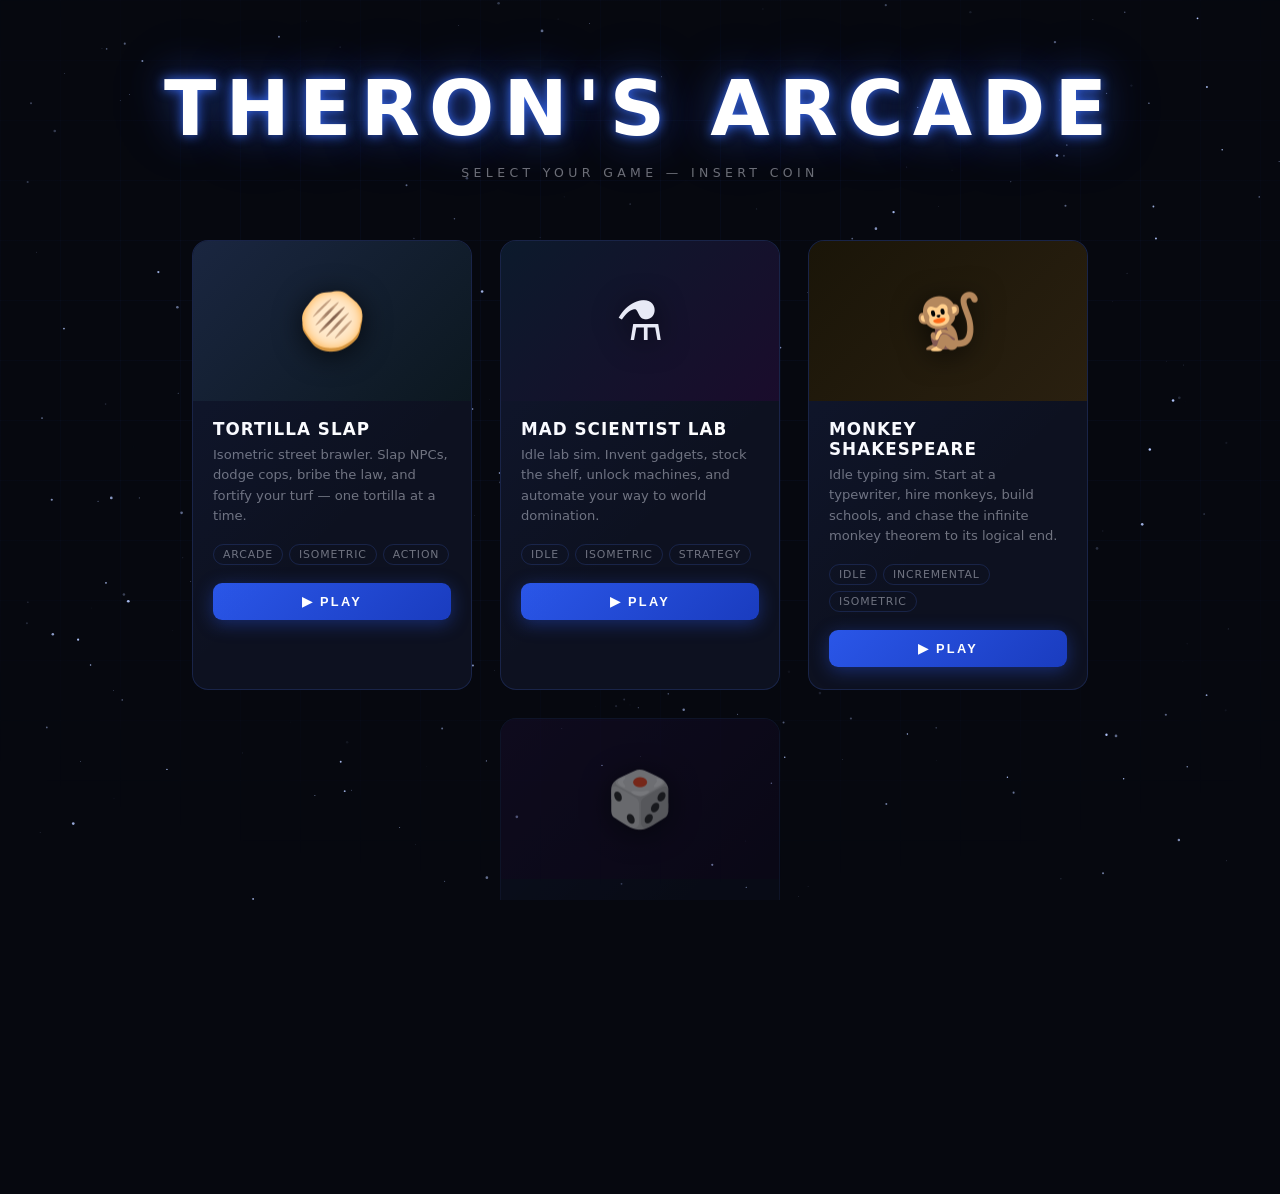
<file: index.html>
<!DOCTYPE html>
<html lang="en">
<head>
  <meta charset="UTF-8">
  <meta name="viewport" content="width=device-width, initial-scale=1.0">
  <title>Theron's Arcade</title>
  <style>
    *, *::before, *::after { margin: 0; padding: 0; box-sizing: border-box; }

    :root {
      --bg: #06080f;
      --surface: #0d1120;
      --border: rgba(80,120,255,0.18);
      --accent: #3b6fff;
      --glow: rgba(59,111,255,0.35);
      --text: #e8eaf6;
      --dim: rgba(232,234,246,0.45);
    }

    html, body {
      width: 100%; height: 100%;
      background: var(--bg);
      color: var(--text);
      font-family: 'Segoe UI', system-ui, -apple-system, sans-serif;
      overflow-x: hidden;
    }

    /* ── STAR FIELD ─────────────────────────────────────── */
    #stars {
      position: fixed; inset: 0; z-index: 0;
      pointer-events: none;
    }

    /* ── GRID OVERLAY ───────────────────────────────────── */
    #grid {
      position: fixed; inset: 0; z-index: 0; pointer-events: none;
      background-image:
        linear-gradient(rgba(59,111,255,0.04) 1px, transparent 1px),
        linear-gradient(90deg, rgba(59,111,255,0.04) 1px, transparent 1px);
      background-size: 60px 60px;
      mask-image: radial-gradient(ellipse 80% 60% at 50% 40%, black 40%, transparent 100%);
    }

    /* ── HEADER ─────────────────────────────────────────── */
    header {
      position: relative; z-index: 10;
      text-align: center;
      padding: 64px 20px 40px;
    }

    .arcade-title {
      font-size: clamp(2.4rem, 6vw, 5rem);
      font-weight: 900;
      letter-spacing: 0.12em;
      text-transform: uppercase;
      color: #fff;
      text-shadow:
        0 0 12px rgba(59,111,255,0.9),
        0 0 40px rgba(59,111,255,0.5),
        0 0 80px rgba(59,111,255,0.2);
      animation: flicker 8s infinite;
    }
    .arcade-sub {
      margin-top: 12px;
      font-size: 0.78rem;
      letter-spacing: 0.35em;
      text-transform: uppercase;
      color: var(--dim);
    }

    @keyframes flicker {
      0%,97%,100% { opacity: 1; }
      98% { opacity: 0.88; }
      99% { opacity: 1; }
      99.5% { opacity: 0.82; }
    }

    /* ── GAME GRID ──────────────────────────────────────── */
    .grid {
      position: relative; z-index: 10;
      display: flex;
      flex-wrap: wrap;
      gap: 28px;
      justify-content: center;
      padding: 20px 40px 80px;
      max-width: 1200px;
      margin: 0 auto;
    }

    .card {
      width: 280px;
      background: var(--surface);
      border: 1px solid var(--border);
      border-radius: 16px;
      overflow: hidden;
      cursor: pointer;
      transition: transform 0.18s ease, box-shadow 0.18s ease, border-color 0.18s ease;
      position: relative;
    }
    .card::before {
      content: '';
      position: absolute; inset: 0; border-radius: 16px;
      background: linear-gradient(135deg, rgba(59,111,255,0.07), transparent 60%);
      pointer-events: none;
    }
    .card:hover {
      transform: translateY(-6px);
      border-color: rgba(59,111,255,0.55);
      box-shadow:
        0 12px 40px rgba(0,0,0,0.6),
        0 0 0 1px rgba(59,111,255,0.3),
        0 0 30px var(--glow);
    }

    .card-art {
      width: 100%; height: 160px;
      display: flex; align-items: center; justify-content: center;
      font-size: 4rem;
      position: relative;
      overflow: hidden;
    }
    .card-art canvas {
      position: absolute; inset: 0;
      width: 100%; height: 100%;
    }
    .card-art .emoji {
      position: relative; z-index: 2;
      filter: drop-shadow(0 4px 14px rgba(0,0,0,0.7));
      font-size: 3.4rem;
    }

    .card-body {
      padding: 18px 20px 22px;
    }
    .card-title {
      font-size: 1.05rem;
      font-weight: 700;
      letter-spacing: 0.06em;
      text-transform: uppercase;
      color: #fff;
      margin-bottom: 6px;
    }
    .card-desc {
      font-size: 0.82rem;
      line-height: 1.55;
      color: var(--dim);
      margin-bottom: 18px;
    }
    .card-tags {
      display: flex; gap: 6px; flex-wrap: wrap;
      margin-bottom: 18px;
    }
    .tag {
      font-size: 0.68rem;
      letter-spacing: 0.08em;
      text-transform: uppercase;
      padding: 3px 9px;
      border-radius: 100px;
      border: 1px solid var(--border);
      color: var(--dim);
    }
    .play-btn {
      display: block; width: 100%;
      padding: 11px;
      background: linear-gradient(135deg, #2a56e8, #1a3cbf);
      border: none; border-radius: 9px;
      color: #fff;
      font-size: 0.8rem;
      font-weight: 700;
      letter-spacing: 0.18em;
      text-transform: uppercase;
      cursor: pointer;
      transition: opacity 0.15s, box-shadow 0.15s;
      box-shadow: 0 4px 18px rgba(42,86,232,0.4);
    }
    .play-btn:hover {
      opacity: 0.88;
      box-shadow: 0 6px 24px rgba(42,86,232,0.6);
    }

    /* coming soon card */
    .card.coming-soon {
      opacity: 0.45;
      cursor: default;
      pointer-events: none;
    }
    .card.coming-soon .play-btn {
      background: rgba(255,255,255,0.06);
      box-shadow: none;
    }

    /* ── OVERLAY MODAL ──────────────────────────────────── */
    #overlay {
      display: none;
      position: fixed; inset: 0; z-index: 100;
      background: rgba(4,6,14,0.96);
      flex-direction: column;
    }
    #overlay.active { display: flex; }

    #overlay-bar {
      width: 100%;
      display: flex;
      align-items: center;
      justify-content: space-between;
      padding: 14px 20px 10px;
      flex-shrink: 0;
      border-bottom: 1px solid rgba(255,255,255,0.05);
    }
    #overlay-title {
      font-size: 0.75rem;
      font-weight: 700;
      letter-spacing: 0.22em;
      text-transform: uppercase;
      color: var(--dim);
    }
    #close-btn {
      background: rgba(255,255,255,0.07);
      border: 1px solid var(--border);
      color: var(--text);
      border-radius: 8px;
      padding: 6px 16px;
      font-size: 0.75rem;
      letter-spacing: 0.1em;
      cursor: pointer;
      transition: background 0.15s;
    }
    #close-btn:hover { background: rgba(255,255,255,0.13); }

    #overlay-body {
      flex: 1;
      display: flex;
      width: 100%;
      min-height: 0;
    }

    .game-side-panel {
      width: 200px;
      flex-shrink: 0;
      padding: 20px 16px;
      display: flex;
      flex-direction: column;
      align-items: center;
      gap: 16px;
      overflow: hidden;
    }
    #gsp-left  { border-right: 1px solid rgba(255,255,255,0.05); }
    #gsp-right { border-left:  1px solid rgba(255,255,255,0.05); }

    .ad-slot {
      width: 160px;
      height: 600px;
      max-height: 80vh;
      background: rgba(255,255,255,0.02);
      border: 1px dashed rgba(255,255,255,0.08);
      border-radius: 6px;
      display: flex;
      align-items: center;
      justify-content: center;
      font-family: 'Courier New', monospace;
      font-size: 9px;
      letter-spacing: 0.15em;
      color: rgba(255,255,255,0.1);
      text-transform: uppercase;
    }

    #game-frame-wrap {
      flex: 1;
      min-width: 0;
      display: flex;
      align-items: stretch;
      padding: 12px 8px 16px;
    }
    #game-frame {
      width: 100%;
      height: 100%;
      border: 1px solid var(--border);
      border-radius: 14px;
      box-shadow: 0 0 80px rgba(59,111,255,0.15);
      background: #06080f;
    }

    /* ── FOOTER ─────────────────────────────────────────── */
    footer {
      position: relative; z-index: 10;
      text-align: center;
      padding: 20px;
      font-size: 0.7rem;
      letter-spacing: 0.12em;
      color: rgba(232,234,246,0.2);
      text-transform: uppercase;
    }
  </style>
</head>
<body>

<canvas id="stars"></canvas>
<div id="grid"></div>

<header>
  <div class="arcade-title">Theron's Arcade</div>
  <div class="arcade-sub">Select your game &mdash; insert coin</div>
</header>

<div class="grid" id="game-grid">

  <div class="card" data-src="games/tortilla-slap.html" data-title="Tortilla Slap">
    <div class="card-art" style="background: linear-gradient(135deg, #1a2640 0%, #0c1820 100%);">
      <span class="emoji">🫓</span>
    </div>
    <div class="card-body">
      <div class="card-title">Tortilla Slap</div>
      <div class="card-desc">Isometric street brawler. Slap NPCs, dodge cops, bribe the law, and fortify your turf — one tortilla at a time.</div>
      <div class="card-tags">
        <span class="tag">Arcade</span>
        <span class="tag">Isometric</span>
        <span class="tag">Action</span>
      </div>
      <button class="play-btn">▶ Play</button>
    </div>
  </div>

  <div class="card" data-src="games/mad-scientist-lab.html" data-title="Mad Scientist Lab">
    <div class="card-art" style="background: linear-gradient(135deg, #0c1a2c 0%, #1a0c2c 100%);">
      <span class="emoji">⚗️</span>
    </div>
    <div class="card-body">
      <div class="card-title">Mad Scientist Lab</div>
      <div class="card-desc">Idle lab sim. Invent gadgets, stock the shelf, unlock machines, and automate your way to world domination.</div>
      <div class="card-tags">
        <span class="tag">Idle</span>
        <span class="tag">Isometric</span>
        <span class="tag">Strategy</span>
      </div>
      <button class="play-btn">▶ Play</button>
    </div>
  </div>

  <div class="card" data-src="games/monkey-shakespeare/index.html" data-title="Monkey Shakespeare">
    <div class="card-art" style="background: linear-gradient(135deg, #1a1508 0%, #2a2010 100%);">
      <span class="emoji">🐒</span>
    </div>
    <div class="card-body">
      <div class="card-title">Monkey Shakespeare</div>
      <div class="card-desc">Idle typing sim. Start at a typewriter, hire monkeys, build schools, and chase the infinite monkey theorem to its logical end.</div>
      <div class="card-tags">
        <span class="tag">Idle</span>
        <span class="tag">Incremental</span>
        <span class="tag">Isometric</span>
      </div>
      <button class="play-btn">▶ Play</button>
    </div>
  </div>

  <!-- placeholder cards for future games -->

  <div class="card coming-soon">
    <div class="card-art" style="background: linear-gradient(135deg, #1a1030 0%, #100a20 100%);">
      <span class="emoji">🎲</span>
    </div>
    <div class="card-body">
      <div class="card-title">Coming Soon</div>
      <div class="card-desc">Something new is on the way.</div>
      <div class="card-tags"><span class="tag">TBD</span></div>
      <button class="play-btn">— Locked —</button>
    </div>
  </div>

</div>

<footer>Theron's Arcade &mdash; 2026</footer>

<!-- ── OVERLAY ──────────────────────────────────── -->
<div id="overlay">
  <div id="overlay-bar">
    <span id="overlay-title"></span>
    <button id="close-btn">✕ &nbsp;Back to Lobby</button>
  </div>
  <div id="overlay-body">

    <!-- Left ad panel -->
    <div id="gsp-left" class="game-side-panel">
      <div class="ad-slot">160 × 600</div>
    </div>

    <!-- Game iframe -->
    <div id="game-frame-wrap">
      <iframe id="game-frame" src="" allowfullscreen></iframe>
    </div>

    <!-- Right ad panel -->
    <div id="gsp-right" class="game-side-panel">
      <div class="ad-slot">160 × 600</div>
    </div>

  </div>
</div>

<script>
// ── STARFIELD ────────────────────────────────────────────────
(function() {
  const cv = document.getElementById('stars');
  const ctx = cv.getContext('2d');
  let W, H, stars = [];

  function resize() {
    W = cv.width  = window.innerWidth;
    H = cv.height = window.innerHeight;
  }

  function initStars(n = 260) {
    stars = Array.from({length: n}, () => ({
      x: Math.random() * W,
      y: Math.random() * H,
      r: Math.random() * 1.2 + 0.2,
      a: Math.random(),
      s: (Math.random() * 0.4 + 0.1) * (Math.random() < 0.5 ? 1 : -1),
    }));
  }

  function draw() {
    ctx.clearRect(0, 0, W, H);
    stars.forEach(s => {
      s.a += s.s * 0.006;
      if (s.a > 1) s.s *= -1;
      if (s.a < 0) s.s *= -1;
      ctx.beginPath();
      ctx.arc(s.x, s.y, s.r, 0, Math.PI * 2);
      ctx.fillStyle = `rgba(180,200,255,${Math.max(0, Math.min(1, s.a))})`;
      ctx.fill();
    });
    requestAnimationFrame(draw);
  }

  window.addEventListener('resize', () => { resize(); initStars(); });
  resize(); initStars(); draw();
})();

// ── GAME CARD OPEN / CLOSE ───────────────────────────────────
const overlay    = document.getElementById('overlay');
const frame      = document.getElementById('game-frame');
const titleEl    = document.getElementById('overlay-title');
const closeBtn   = document.getElementById('close-btn');

document.getElementById('game-grid').addEventListener('click', e => {
  const card = e.target.closest('.card[data-src]');
  if (!card) return;
  const src   = card.dataset.src;
  const title = card.dataset.title;
  titleEl.textContent = title;
  frame.src = src;
  overlay.classList.add('active');
  document.body.style.overflow = 'hidden';
});

function closeOverlay() {
  overlay.classList.remove('active');
  frame.src = '';
  document.body.style.overflow = '';
}

closeBtn.addEventListener('click', closeOverlay);
document.addEventListener('keydown', e => { if (e.key === 'Escape') closeOverlay(); });

</script>
</body>
</html>
</file>
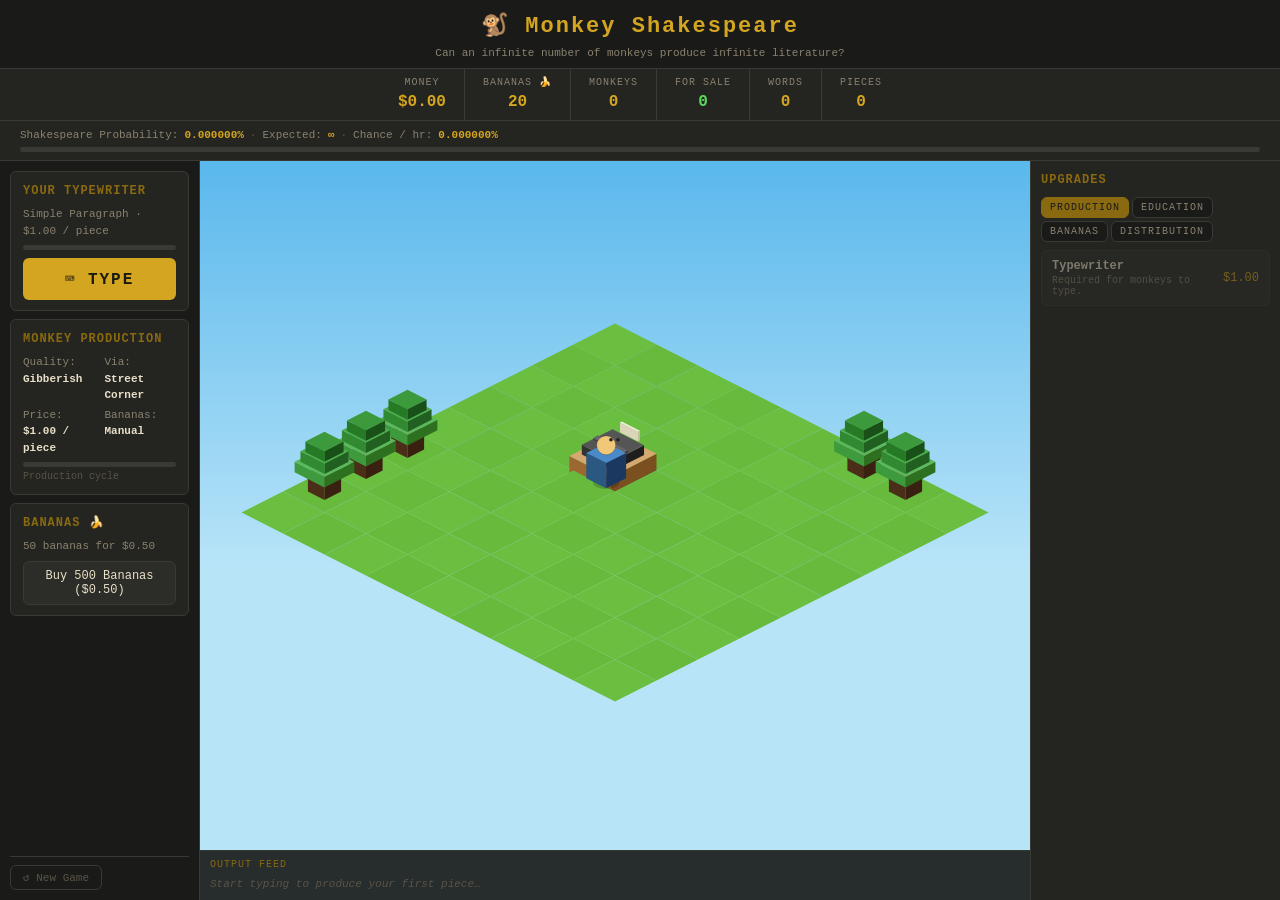
<file: games/monkey-shakespeare/index.html>
<!DOCTYPE html>
<html lang="en">
<head>
  <meta charset="UTF-8">
  <meta name="viewport" content="width=device-width, initial-scale=1.0">
  <title>Monkey Shakespeare</title>
  <link rel="stylesheet" href="/games/monkey-shakespeare/style.css">
</head>
<body>

<!-- Save warning (hidden by default) -->
<div id="save-warning" class="banner warning" hidden>
  ⚠ Save failed — localStorage may be full. Progress is not being saved.
</div>

<!-- Offline progress banner -->
<div id="offline-banner" class="banner info" hidden>
  Welcome back! Your monkeys typed for <strong id="offline-time">?</strong> while you were away.
  Earned: <strong id="offline-earned">?</strong>
  <button onclick="this.parentElement.hidden=true">✕</button>
</div>

<!-- Quality tier upgrade banner -->
<div id="quality-banner" class="quality-banner" hidden>
  ✦ Quality Upgraded: <span id="quality-banner-old"></span> → <strong id="quality-banner-new"></strong>
</div>

<!-- Stall warning -->
<div id="stall-warning" class="banner error" hidden>
  🍌 Monkeys are out of bananas and have stopped typing! Buy more bananas.
</div>

<!-- Header -->
<header>
  <h1>🐒 Monkey Shakespeare</h1>
  <p class="subtitle">Can an infinite number of monkeys produce infinite literature?</p>
</header>

<!-- Stats bar -->
<div id="stats-bar">
  <div class="stat">
    <span class="stat-label">Money</span>
    <span class="stat-value" id="stat-money">$0.00</span>
  </div>
  <div class="stat">
    <span class="stat-label">Bananas 🍌</span>
    <span class="stat-value" id="stat-bananas">20</span>
  </div>
  <div class="stat">
    <span class="stat-label">Monkeys</span>
    <span class="stat-value" id="stat-monkeys">0</span>
  </div>
  <div class="stat">
    <span class="stat-label">For Sale</span>
    <span class="stat-value pending" id="stat-pending">0</span>
  </div>
  <div class="stat">
    <span class="stat-label">Words</span>
    <span class="stat-value" id="stat-words">0</span>
  </div>
  <div class="stat">
    <span class="stat-label">Pieces</span>
    <span class="stat-value" id="stat-pieces">0</span>
  </div>
</div>

<!-- Shakespeare meter -->
<div id="shakespeare-meter">
  <div class="meter-row">
    <span>Shakespeare Probability:</span>
    <strong id="stat-shakespeare">0.000000%</strong>
    <span class="meter-sep">·</span>
    <span>Expected:</span>
    <strong id="stat-expected-time">∞</strong>
    <span class="meter-sep">·</span>
    <span>Chance / hr:</span>
    <strong id="stat-hour-chance">0.000000%</strong>
  </div>
  <div class="progress-track">
    <div class="progress-fill amber" id="words-progress"></div>
  </div>
</div>

<!-- Word milestone banner -->
<div id="milestone-banner" class="quality-banner milestone-banner" hidden>
  📝 <span id="milestone-text"></span>
</div>

<!-- Professor Pemberton dialogue -->
<div id="professor-dialogue" class="professor-box" hidden>
  <button class="prof-dismiss" onclick="this.parentElement.hidden=true">✕</button>
  <div class="prof-header">📜 Prof. Pemberton</div>
  <p id="prof-text"></p>
</div>

<!-- Main 3-column layout -->
<main>

  <!-- Left: controls -->
  <aside id="controls-col">

    <div class="card" id="typewriter-card">
      <h2>Your Typewriter</h2>
      <p class="card-meta">Simple Paragraph · <span id="manual-price">$1.00</span> / piece</p>
      <div class="progress-track">
        <div class="progress-fill green" id="manual-progress-bar"></div>
      </div>
      <button id="type-btn" class="big-btn">⌨ TYPE</button>
    </div>

    <div class="card" id="production-card">
      <h2>Monkey Production</h2>
      <div class="monkey-stats">
        <span>Quality: <strong id="monkey-quality">—</strong></span>
        <span>Via: <strong id="dist-name">Street Corner</strong></span>
        <span>Price: <strong id="monkey-price">—</strong></span>
        <span>Bananas: <strong id="banana-tier-name">Manual</strong></span>
      </div>
      <div class="progress-track">
        <div class="progress-fill amber" id="production-progress"></div>
      </div>
      <p class="progress-label">Production cycle</p>
    </div>

    <div class="card" id="banana-card">
      <h2>Bananas 🍌</h2>
      <p class="card-meta">50 bananas for $0.50</p>
      <button id="buy-bananas-btn" class="action-btn">Buy 500 Bananas ($0.50)</button>
    </div>

    <footer>
      <button id="reset-btn" class="danger-btn">↺ New Game</button>
    </footer>

  </aside>

  <!-- Center: isometric scene (hero) -->
  <div id="scene-col">
    <canvas id="game-scene"></canvas>

    <!-- Output feed overlaid at bottom of scene -->
    <div id="feed-overlay">
      <div class="feed-header">Output Feed</div>
      <div id="output-feed">
        <div class="feed-empty">Start typing to produce your first piece…</div>
      </div>
    </div>
  </div>

  <!-- Right: upgrades -->
  <aside id="upgrades-col">
    <div id="upgrade-panel">
      <h2>Upgrades</h2>
      <div class="tabs">
        <button class="tab-btn active" data-tree="production">Production</button>
        <button class="tab-btn" data-tree="education">Education</button>
        <button class="tab-btn" data-tree="banana">Bananas</button>
        <button class="tab-btn" data-tree="distribution">Distribution</button>
      </div>
      <div id="upgrades-production" class="upgrade-tree"></div>
      <div id="upgrades-education"  class="upgrade-tree" hidden></div>
      <div id="upgrades-banana"     class="upgrade-tree" hidden></div>
      <div id="upgrades-distribution" class="upgrade-tree" hidden></div>
    </div>
  </aside>

</main>

<!-- Win overlay -->
<div id="win-overlay" class="overlay" hidden>
  <div class="win-box">
    <h1>🎭 A Monkey Wrote Shakespeare</h1>
    <p class="win-subtitle">The infinite monkey theorem is proven. Congratulations.</p>
    <div class="win-quote">
      <em id="win-quote-text"></em><span id="win-cursor" class="win-blink-cursor" hidden>▌</span>
      <div id="win-attribution" hidden><br>— Hamlet, Act III, Scene I · typed by your monkey</div>
      <div id="win-pemberton" class="win-pemberton-quote" hidden>"My God... they actually did it." — Prof. Pemberton</div>
    </div>
    <div class="win-stats">
      <div><strong id="win-pieces">0</strong> pieces sold</div>
      <div><strong id="win-words">0</strong> words typed</div>
      <div><strong id="win-monkeys">0</strong> monkeys employed</div>
      <div><strong id="win-money">$0</strong> total earned</div>
    </div>
    <button id="win-reset-btn" class="big-btn">Play Again</button>
  </div>
</div>

<script type="module">
  import { init } from '/games/monkey-shakespeare/src/game.js?v=6';
  init();
</script>
</body>
</html>
</file>
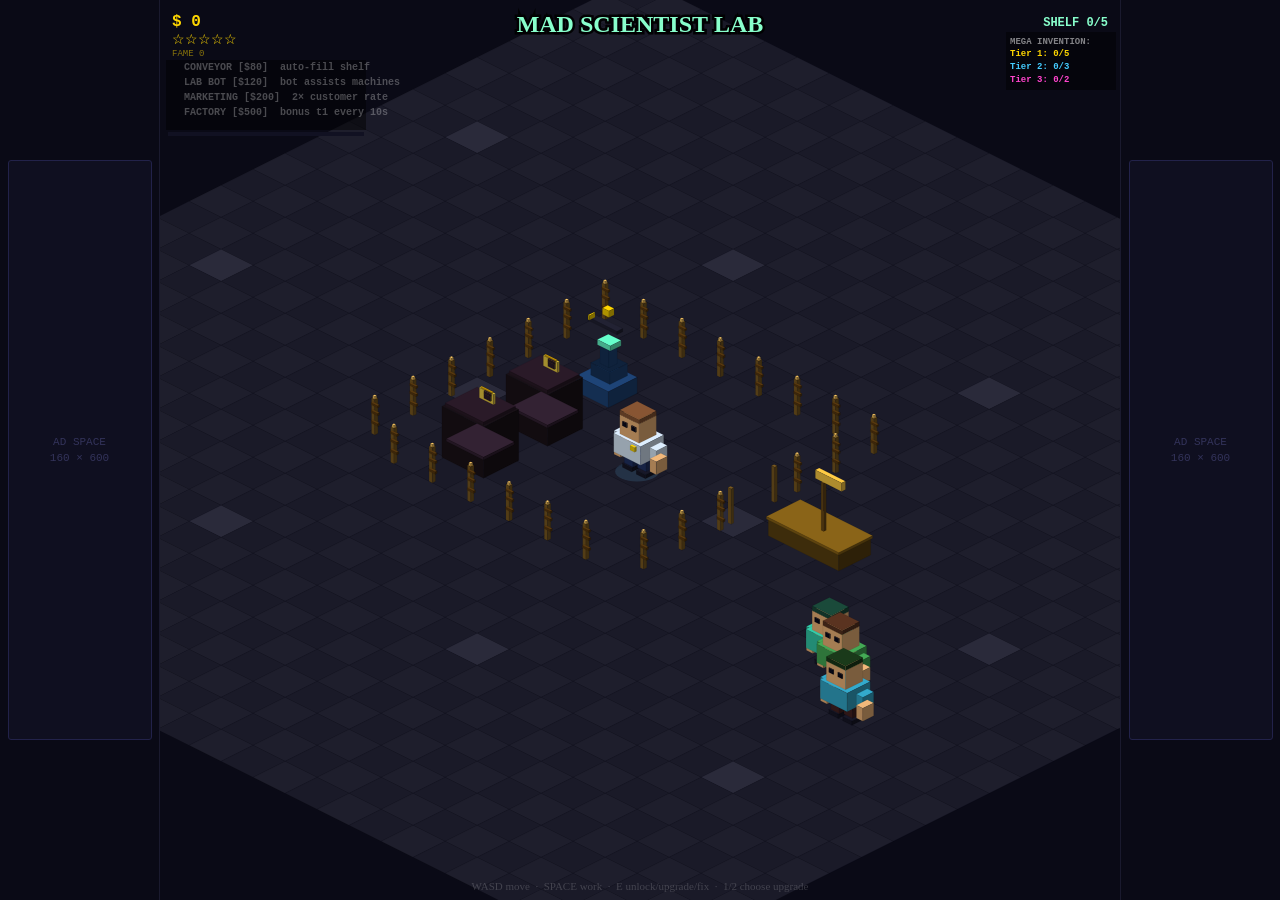
<file: games/mad-scientist-lab.html>
<!DOCTYPE html>
<html lang="en">
<head>
  <meta charset="UTF-8">
  <title>Mad Scientist Lab</title>
  <style>
    * { margin:0; padding:0; box-sizing:border-box; }
    body { background:#0a0a16; display:flex; height:100vh; overflow:hidden; }
    #ad-left, #ad-right {
      width:160px; min-width:160px; background:#0a0a16;
      border-right:1px solid #1a1a2e; display:flex; flex-direction:column;
      align-items:center; justify-content:center; gap:12px; padding:8px;
    }
    #ad-right { border-right:none; border-left:1px solid #1a1a2e; }
    .ad-slot {
      width:144px; background:#0f0f20; border:1px solid #22224a;
      color:#33335a; font:11px/1.5 'Courier New'; text-align:center;
      padding:10px 6px; border-radius:3px;
    }
    .ad-slot.tall { height:580px; display:flex; align-items:center; justify-content:center; }
    canvas { flex:1; display:block; min-width:300px; }
    @media (max-width:700px) { #ad-left,#ad-right { display:none; } }
  </style>
</head>
<body>
<div id="ad-left"><div class="ad-slot tall">AD SPACE<br>160 × 600</div></div>
<canvas id="c"></canvas>
<div id="ad-right"><div class="ad-slot tall">AD SPACE<br>160 × 600</div></div>

<script>
(() => {
  const cv = document.getElementById('c');
  const ctx = cv.getContext('2d');
  function resize() { cv.width=cv.offsetWidth; cv.height=cv.offsetHeight; }
  window.addEventListener('resize', resize); resize();

  // ── ISOMETRIC RENDERER ──────────────────────────────────────────
  const TW=64, TH=32;
  function p(x,y,z=0) {
    const cx=player.x+0.44, cy=player.y+0.35;
    return { x:cv.width/2+(x-cx-(y-cy))*(TW/2), y:cv.height/2+(x-cx+(y-cy))*(TH/2)-z*TH+20 };
  }
  function tint(hex,f) {
    const r=parseInt(hex.slice(1,3),16),g=parseInt(hex.slice(3,5),16),b=parseInt(hex.slice(5,7),16);
    return `rgb(${Math.round(r*f)},${Math.round(g*f)},${Math.round(b*f)})`;
  }
  function poly(pts,col,edge='rgba(0,0,0,0.09)') {
    ctx.beginPath(); pts.forEach((q,i)=>i?ctx.lineTo(q.x,q.y):ctx.moveTo(q.x,q.y));
    ctx.closePath(); ctx.fillStyle=col; ctx.fill();
    if(edge){ctx.strokeStyle=edge;ctx.lineWidth=0.7;ctx.stroke();}
  }
  function box(x,y,z,w,d,h,col) {
    poly([p(x,y,z+h),p(x+w,y,z+h),p(x+w,y+d,z+h),p(x,y+d,z+h)],tint(col,1.00));
    poly([p(x,y+d,z),p(x+w,y+d,z),p(x+w,y+d,z+h),p(x,y+d,z+h)],tint(col,0.68));
    poly([p(x+w,y,z),p(x+w,y+d,z),p(x+w,y+d,z+h),p(x+w,y,z+h)],tint(col,0.50));
  }
  function tile(gx,gy,col) {
    poly([p(gx,gy),p(gx+1,gy),p(gx+1,gy+1),p(gx,gy+1)],col,'rgba(0,0,0,0.06)');
  }
  function tileColor(gx,gy) {
    if(((gx%8)+8)%8===0&&((gy%8)+8)%8===0) return '#2a2a3a';
    return (gx+gy)%2===0?'#1e1e2c':'#1a1a28';
  }

  // ── PALETTES ─────────────────────────────────────────────────────
  const SHIRTS=['#4488EE','#44AA55','#CC8833','#AA44CC','#33AACC','#EE8833','#BB3366','#33CCAA'];
  const HAIRS =['#1a1a44','#5a3320','#222244','#3a2010','#1a3a1a','#4a2020','#2a1a44','#1a4a3a'];
  const PANTSC=['#442222','#224422','#222244','#442244','#224444'];

  // ── INVENTION DATA ────────────────────────────────────────────────
  const INV_NAMES={
    1:['Fizzy Widget','Spark Cube','Wobble Coil','Buzz Flask','Zing Rod'],
    2:['Quantum Donut','Vortex Plate','Hum Device','Spin Lens','Phase Gear'],
    3:['Hyper Node','Void Crystal','Flux Engine','Dark Module','Omega Cell'],
  };
  const INV_COL ={1:'#FFD700',2:'#44CCFF',3:'#FF44CC'};
  const INV_SELL={1:[2,4],   2:[8,14],   3:[20,35]};

  // ── LAB BOUNDS ────────────────────────────────────────────────────
  const LAB={x1:-7.5,y1:-3.5,x2:-0.2,y2:3.5};
  const FX1=-7.9, FY1=-3.9, FX2=0.5, FY2=3.9;
  const GATE_Y1=-0.8, GATE_Y2=0.6;

  const FENCE_POSTS=[];
  (function(){
    const S=1.2;
    for(let fy=FY1;fy<=FY2+0.01;fy+=S){
      if(fy>=GATE_Y1-0.1&&fy<=GATE_Y2+0.1) continue;
      FENCE_POSTS.push({x:FX2,y:fy});
    }
    for(let fy=FY1;fy<=FY2+0.01;fy+=S) FENCE_POSTS.push({x:FX1,y:fy});
    for(let fx=FX1+S;fx<FX2;fx+=S) FENCE_POSTS.push({x:fx,y:FY1});
    for(let fx=FX1+S;fx<FX2;fx+=S) FENCE_POSTS.push({x:fx,y:FY2});
  })();

  // ── MACHINES ─────────────────────────────────────────────────────
  // TODO(pacing): slow tier speeds significantly for real play; higher tiers
  // should feel dramatically slower. Current speeds are fast for dev only.
  const MACHINES=[
    { x:-6,y:-2,type:'flask',      tier:1,baseSpeed:0.030,col:'#1e4477',progress:0,
      locked:false,unlockCost:0,   upgraded:false,upgradeCost:40,
      upgradeType:null, broken:false,brokenTimer:0 },
    { x:-6,y: 0,type:'centrifuge', tier:2,baseSpeed:0.015,col:'#1a4433',progress:0,
      locked:true, unlockCost:60,  upgraded:false,upgradeCost:150,
      upgradeType:null, broken:false,brokenTimer:0 },
    { x:-6,y: 2,type:'blackboard', tier:3,baseSpeed:0.008,col:'#3a1a55',progress:0,
      locked:true, unlockCost:220, upgraded:false,upgradeCost:500,
      upgradeType:null, broken:false,brokenTimer:0 },
  ];

  // ── SHOP SHELF ────────────────────────────────────────────────────
  const SHELF={x:1.5,y:-0.6,w:2.2,d:1.0};
  const MAX_SHELF=5;
  const shelfInventory=[];

  // ── GLOBAL UPGRADES ───────────────────────────────────────────────
  const UPG={conveyor:false,labBot:false,marketingBot:false,robotFactory:false};
  const GLOBAL_UPGRADES=[
    {key:'conveyor',    cost:80,  label:'CONVEYOR',  desc:'auto-fill shelf'},
    {key:'labBot',      cost:120, label:'LAB BOT',   desc:'bot assists machines'},
    {key:'marketingBot',cost:200, label:'MARKETING', desc:'2× customer rate'},
    {key:'robotFactory',cost:500, label:'FACTORY',   desc:'bonus t1 every 10s'},
  ];

  // ── LAB BOT ───────────────────────────────────────────────────────
  const labBotNPC={x:-4,y:-3,active:false,walkCycle:0,walkTimer:0};

  // ── FAME / REPUTATION (0–100) ─────────────────────────────────────
  let fame=0;

  // ── VIP CUSTOMER SYSTEM ───────────────────────────────────────────
  let vipTimer=0, vipInterval=55.0, vipNPC=null;
  // vipNPC: {x,y,wantsTier,countdown,timeLimit,walkCycle,walkTimer,state}

  // ── UPGRADE PROMPT (branching choice) ────────────────────────────
  let upgradePrompt=null; // {machine} shown when E pressed near upgradeable machine

  // ── WIN / PRESTIGE ────────────────────────────────────────────────
  const soldCount={1:0,2:0,3:0};
  const WIN_TARGETS={1:5,2:3,3:2};
  let prestigeLevel=0, prestigeMult=1.0, winAchieved=false;

  // ── SPAWNING ──────────────────────────────────────────────────────
  let customerInterval=8.0, customerTimer=0;

  // ── PLAYER ────────────────────────────────────────────────────────
  const player={x:-3,y:0,speed:4,money:0,interactAnim:0};
  let walkCycle=0,walkTimer=0,gameTime=0;

  // ── MISC ──────────────────────────────────────────────────────────
  const slapFX=[],NPCs=[];
  let robotTimer=0;

  // ── INPUT ─────────────────────────────────────────────────────────
  const keys={};
  let pendingWork=false,pendingBuy=false,spaceDown=false;
  let pending1=false,pending2=false,pendingPrestige=false;
  window.addEventListener('keydown',e=>{
    const k=e.key.toLowerCase();
    if(['w','a','s','d','arrowup','arrowdown','arrowleft','arrowright',' ','e','1','2','p'].includes(k)) e.preventDefault();
    if(k===' '){if(!spaceDown){spaceDown=true;pendingWork=true;}}
    if(k==='e') pendingBuy=true;
    if(k==='1') pending1=true;
    if(k==='2') pending2=true;
    if(k==='p') pendingPrestige=true;
    keys[k]=true;
  });
  window.addEventListener('keyup',e=>{
    keys[e.key.toLowerCase()]=false;
    if(e.key===' ') spaceDown=false;
  });

  // ── NPC FACTORY ───────────────────────────────────────────────────
  function makeCustomer() {
    const i=~~(Math.random()*SHIRTS.length);
    return {
      x:2+Math.random()*9, y:-6+Math.random()*12,
      shirt:SHIRTS[i],hair:HAIRS[i],pants:PANTSC[~~(Math.random()*PANTSC.length)],
      state:'wandering',stateTimer:Math.random()*2,
      targetX:2+Math.random()*8, targetY:-4+Math.random()*8,
      walkCycle:0,walkTimer:0,speed:1.3+Math.random()*0.4,
    };
  }
  function initNPCs(){NPCs.length=0;for(let i=0;i<3;i++) NPCs.push(makeCustomer());}
  initNPCs();

  // ── MACHINE COMPLETION ────────────────────────────────────────────
  function completeMachine(m) {
    m.progress=0;
    const [lo,hi]=INV_SELL[m.tier];
    const baseVal=lo+~~(Math.random()*(hi-lo+1));
    // quality upgrade: 1.8× sell value
    const sellVal = (m.upgraded && m.upgradeType==='quality') ? Math.round(baseVal*1.8) : baseVal;
    const name=INV_NAMES[m.tier][~~(Math.random()*INV_NAMES[m.tier].length)];
    slapFX.push({x:m.x+0.3,y:m.y,z:2.5,t:1.5,text:'DONE!',col:INV_COL[m.tier]});
    if(shelfInventory.length<MAX_SHELF) {
      shelfInventory.push({tier:m.tier,name,sellVal});
    } else {
      const half=Math.floor(sellVal/2);
      player.money+=half;
      slapFX.push({x:m.x,y:m.y-0.3,z:2.0,t:1.0,text:`+$${half} (full)`,col:'#FFAA44'});
    }
  }

  // ── MACHINE UPDATE ────────────────────────────────────────────────
  function updateMachines(dt) {
    MACHINES.forEach(m=>{
      if(m.locked||m.broken) return;
      // speed upgrade: 1.8× faster
      const speedMult=(m.upgraded&&m.upgradeType==='speed')?1.8:1.0;
      m.progress=Math.min(1,m.progress+m.baseSpeed*speedMult*prestigeMult*dt);
      if(m.progress>=1) completeMachine(m);
      // random breakdown: ~2% chance per 10s of active operation
      if(m.progress>0.15&&Math.random()<0.002*dt*60) {
        m.broken=true; m.brokenTimer=0;
        slapFX.push({x:m.x+0.4,y:m.y,z:2.8,t:2.0,text:'⚠ BROKEN!',col:'#FF4444'});
      }
    });
    if(UPG.robotFactory){
      robotTimer+=dt;
      if(robotTimer>=10){
        robotTimer=0;
        const t1=MACHINES.find(m=>m.tier===1&&!m.locked&&!m.broken);
        if(t1&&t1.progress<1){t1.progress=1;completeMachine(t1);}
      }
    }
    // auto-fix broken machines after 45s (with progress penalty)
    MACHINES.forEach(m=>{
      if(m.broken){
        m.brokenTimer+=dt;
        if(m.brokenTimer>=45){m.broken=false;m.brokenTimer=0;m.progress*=0.5;}
      }
    });
  }

  // ── LAB BOT UPDATE ────────────────────────────────────────────────
  function updateLabBot(dt) {
    if(!UPG.labBot||!labBotNPC.active) return;
    let target=null,highP=-1;
    MACHINES.forEach(m=>{if(!m.locked&&!m.broken&&m.progress>highP&&m.progress<1){highP=m.progress;target=m;}});
    if(!target) return;
    const tx=target.x+0.5,ty=target.y+0.5;
    const ddx=tx-labBotNPC.x,ddy=ty-labBotNPC.y,dd=Math.sqrt(ddx*ddx+ddy*ddy);
    if(dd>1.2){
      labBotNPC.x+=ddx/dd*2.2*dt; labBotNPC.y+=ddy/dd*2.2*dt;
      labBotNPC.walkTimer+=dt;
      if(labBotNPC.walkTimer>0.18){labBotNPC.walkTimer=0;labBotNPC.walkCycle=1-labBotNPC.walkCycle;}
    } else {
      const sm=(target.upgraded&&target.upgradeType==='speed')?1.8:1.0;
      target.progress=Math.min(1,target.progress+0.08*sm*prestigeMult*dt);
    }
  }

  // ── VIP UPDATE ────────────────────────────────────────────────────
  function updateVIP(dt) {
    vipTimer+=dt;
    // spawn VIP if interval elapsed and no VIP active and some machines unlocked
    if(!vipNPC && vipTimer>=vipInterval && MACHINES.some(m=>!m.locked)) {
      vipTimer=0;
      const availableTiers=MACHINES.filter(m=>!m.locked).map(m=>m.tier);
      const wantsTier=availableTiers[~~(Math.random()*availableTiers.length)];
      vipNPC={
        x:4+Math.random()*4, y:-3+Math.random()*6,
        wantsTier, countdown:28, timeLimit:28,
        walkCycle:0,walkTimer:0,speed:1.8,state:'going_to_shelf',
      };
      slapFX.push({x:SHELF.x+1,y:SHELF.y-0.5,z:2.2,t:2.5,
        text:`VIP WANTS TIER ${wantsTier}!`,col:INV_COL[wantsTier]});
    }
    if(!vipNPC) return;

    vipNPC.countdown-=dt;
    if(vipNPC.countdown<=0){
      slapFX.push({x:SHELF.x+1,y:SHELF.y,z:2.0,t:1.5,text:'VIP LEFT!',col:'#FF4444'});
      vipNPC=null; return;
    }

    if(vipNPC.state==='going_to_shelf') {
      if(shelfInventory.length===0){vipNPC.state='wandering';return;}
      const tx=SHELF.x+SHELF.w*.5,ty=SHELF.y+SHELF.d*.5;
      const ddx=tx-vipNPC.x,ddy=ty-vipNPC.y,dd=Math.sqrt(ddx*ddx+ddy*ddy);
      if(dd<0.9){
        // check if wanted tier is on shelf
        const idx=shelfInventory.findIndex(i=>i.tier===vipNPC.wantsTier);
        if(idx>=0){
          const item=shelfInventory.splice(idx,1)[0];
          const bonus=Math.round(item.sellVal*4);
          player.money+=bonus;
          fame=Math.min(100,fame+12);
          soldCount[item.tier]=(soldCount[item.tier]||0)+1;
          slapFX.push({x:SHELF.x+1,y:SHELF.y-0.2,z:2.2,t:2.0,text:`VIP +$${bonus}!!`,col:'#FFD700'});
          checkWin();
        } else {
          slapFX.push({x:SHELF.x+1,y:SHELF.y,z:2.0,t:1.5,text:'VIP: wrong tier!',col:'#FF8844'});
        }
        vipNPC=null;
      } else {
        vipNPC.x+=ddx/dd*vipNPC.speed*dt; vipNPC.y+=ddy/dd*vipNPC.speed*dt;
        vipNPC.walkTimer+=dt;
        if(vipNPC.walkTimer>0.16){vipNPC.walkTimer=0;vipNPC.walkCycle=1-vipNPC.walkCycle;}
      }
    }
  }

  // ── GET NEAREST MACHINE ───────────────────────────────────────────
  function getNearestMachine(maxDist) {
    let nearest=null,nearD=Infinity;
    MACHINES.forEach(m=>{
      const ddx=m.x+0.5-(player.x+0.44),ddy=m.y+0.5-(player.y+0.35);
      const d=Math.sqrt(ddx*ddx+ddy*ddy);
      if(d<maxDist&&d<nearD){nearest=m;nearD=d;}
    });
    return nearest;
  }

  // ── WORK (SPACE) ──────────────────────────────────────────────────
  function tryWork() {
    player.interactAnim=0.35;
    const m=getNearestMachine(2.2);
    if(!m||m.locked||m.broken) return;
    const sm=(m.upgraded&&m.upgradeType==='speed')?1.8:1.0;
    m.progress=Math.min(1,m.progress+0.14*sm*prestigeMult);
    slapFX.push({x:m.x+0.3,y:m.y,z:2.1,t:0.5,text:'⚗',col:'#88FFCC'});
  }

  // ── BUY/UNLOCK/FIX (E) ────────────────────────────────────────────
  function tryBuy() {
    const m=getNearestMachine(2.5);
    if(!m) return;
    if(m.broken) {
      m.broken=false; m.brokenTimer=0;
      slapFX.push({x:m.x+0.5,y:m.y,z:2.8,t:1.5,text:'FIXED!',col:'#88FFCC'});
      return;
    }
    if(m.locked) {
      if(player.money>=m.unlockCost){
        player.money-=m.unlockCost; m.locked=false;
        slapFX.push({x:m.x+0.5,y:m.y,z:3.0,t:2.5,text:'UNLOCKED!',col:'#88FFCC'});
      } else {
        slapFX.push({x:m.x+0.5,y:m.y,z:2.8,t:1.5,text:`Need $${m.unlockCost-player.money} more`,col:'#FF6644'});
      }
      return;
    }
    if(!m.upgraded) {
      // show branching prompt; actual purchase via 1/2 keys
      upgradePrompt={machine:m};
    }
  }

  // ── UPGRADE CHOICE (1=speed, 2=quality) ──────────────────────────
  function tryUpgradeChoice(type) {
    if(!upgradePrompt) return;
    const m=upgradePrompt.machine;
    if(player.money>=m.upgradeCost){
      player.money-=m.upgradeCost;
      m.upgraded=true; m.upgradeType=type;
      const label=type==='speed'?'SPEED UPGRADE!':'QUALITY UPGRADE!';
      const col=type==='speed'?'#44CCFF':'#FFD700';
      slapFX.push({x:m.x+0.5,y:m.y,z:3.0,t:2.5,text:label,col});
    } else {
      slapFX.push({x:m.x+0.5,y:m.y,z:2.8,t:1.5,text:`Need $${m.upgradeCost-player.money} more`,col:'#FF6644'});
    }
    upgradePrompt=null;
  }

  // ── NPC UPDATE ────────────────────────────────────────────────────
  function updateNPCs(dt) {
    // customer interval scales with fame (8s → 4s at max fame)
    const effInterval=customerInterval-(fame/100)*4;
    customerTimer+=dt;
    if(customerTimer>=effInterval&&NPCs.length<10){
      customerTimer=0; NPCs.push(makeCustomer());
    }
    NPCs.forEach(n=>{
      if(n.state==='wandering'&&Math.abs(n.x-6)>18){
        n.x=3+Math.random()*7; n.y=-4+Math.random()*8;
        n.targetX=n.x+(Math.random()-.5)*5; n.targetY=n.y+(Math.random()-.5)*5;
      }
      if(n.state==='wandering'){
        const ddx=n.targetX-n.x,ddy=n.targetY-n.y,dd=Math.sqrt(ddx*ddx+ddy*ddy);
        if(dd<0.3){
          n.state='waiting'; n.stateTimer=1.0+Math.random()*1.5; n.walkCycle=0;
        } else {
          n.x+=ddx/dd*n.speed*dt; n.y+=ddy/dd*n.speed*dt;
          n.walkTimer+=dt; if(n.walkTimer>0.20){n.walkTimer=0;n.walkCycle=1-n.walkCycle;}
          if(n.x<FX2+0.4){n.x=FX2+0.4;n.targetX=FX2+1.5+Math.random()*4;}
        }
      } else if(n.state==='waiting'){
        n.stateTimer-=dt;
        if(n.stateTimer<=0){
          if(shelfInventory.length>0&&Math.random()<0.7){n.state='going_to_shelf';}
          else{n.targetX=3+Math.random()*6;n.targetY=-3+Math.random()*6;n.state='wandering';}
        }
      } else if(n.state==='going_to_shelf'){
        if(shelfInventory.length===0){n.state='wandering';return;}
        const tx=SHELF.x+SHELF.w*.5,ty=SHELF.y+SHELF.d*.5;
        const ddx=tx-n.x,ddy=ty-n.y,dd=Math.sqrt(ddx*ddx+ddy*ddy);
        if(dd<0.9){n.state='buying';n.stateTimer=1.0+Math.random()*0.5;n.walkCycle=0;}
        else{
          n.x+=ddx/dd*n.speed*dt; n.y+=ddy/dd*n.speed*dt;
          n.walkTimer+=dt; if(n.walkTimer>0.20){n.walkTimer=0;n.walkCycle=1-n.walkCycle;}
        }
      } else if(n.state==='buying'){
        n.stateTimer-=dt;
        if(n.stateTimer<=0){
          if(shelfInventory.length>0){
            const item=shelfInventory.shift();
            // fame bonus on sell price
            const fameBonus=1+(fame/200);
            const earned=Math.round(item.sellVal*fameBonus);
            player.money+=earned;
            fame=Math.min(100,fame+item.sellVal*0.3);
            soldCount[item.tier]=(soldCount[item.tier]||0)+1;
            slapFX.push({x:SHELF.x+SHELF.w*.5,y:SHELF.y,z:2.0,t:1.4,text:`+$${earned}`,col:'#FFD700'});
            checkWin();
          }
          n.state='wandering';
          n.targetX=3+Math.random()*6; n.targetY=-3+Math.random()*6;
        }
      }
    });
    player.interactAnim=Math.max(0,player.interactAnim-dt*3);
  }

  // ── WIN CHECK ─────────────────────────────────────────────────────
  function checkWin() {
    if(winAchieved) return;
    if(soldCount[1]>=WIN_TARGETS[1]&&soldCount[2]>=WIN_TARGETS[2]&&soldCount[3]>=WIN_TARGETS[3]){
      winAchieved=true;
    }
  }

  // ── GLOBAL UPGRADE CHECK ─────────────────────────────────────────
  function checkGlobalUpgrades() {
    for(const u of GLOBAL_UPGRADES){
      if(UPG[u.key]) continue;
      if(player.money>=u.cost){
        player.money-=u.cost; UPG[u.key]=true;
        if(u.key==='labBot'){labBotNPC.active=true;labBotNPC.x=-4;labBotNPC.y=-1;}
        if(u.key==='marketingBot') customerInterval=4.0;
        slapFX.push({x:player.x,y:player.y-0.8,z:2.8,t:2.5,text:`${u.label} UNLOCKED!`,col:'#88FFCC'});
        break;
      }
    }
  }

  // ── PRESTIGE ──────────────────────────────────────────────────────
  function doPrestige() {
    prestigeLevel++;
    prestigeMult=1.0+prestigeLevel*0.35;
    // reset but keep prestige state
    player.x=-3;player.y=0;player.money=0;player.interactAnim=0;
    GLOBAL_UPGRADES.forEach(u=>UPG[u.key]=false);
    MACHINES[0].baseSpeed=0.030;MACHINES[1].baseSpeed=0.015;MACHINES[2].baseSpeed=0.008;
    MACHINES.forEach(m=>{m.progress=0;m.locked=(m.tier>1);m.upgraded=false;m.upgradeType=null;m.broken=false;m.brokenTimer=0;});
    shelfInventory.length=0;slapFX.length=0;NPCs.length=0;
    customerInterval=8.0;customerTimer=0;robotTimer=0;vipNPC=null;vipTimer=0;
    labBotNPC.active=false;labBotNPC.x=-4;labBotNPC.y=-3;
    fame=0; winAchieved=false; upgradePrompt=null;
    soldCount[1]=0;soldCount[2]=0;soldCount[3]=0;
    initNPCs();
    slapFX.push({x:player.x,y:player.y,z:3.5,t:3.0,text:`PRESTIGE ${prestigeLevel}! +${Math.round((prestigeMult-1)*100)}% speed`,col:'#FFD700'});
  }

  // ── DRAW: CHARACTER ───────────────────────────────────────────────
  function drawChar(cx,cy,shirt,pants,hair,wk,anim=0,badge=false,crown=false) {
    const sk='#F2B87A',shoe='#181828';
    const lz=wk===1?0.06:0,rz=wk===0?0.06:0;
    const swing=anim>0?Math.sin((1-anim/0.35)*Math.PI):0;
    const armDY=-0.28*swing,armDZ=0.42*swing;
    box(cx-0.24,cy+0.14,0.62,0.20,0.34,0.34,shirt);
    box(cx-0.24,cy+0.14,0.22,0.20,0.34,0.40,sk);
    box(cx+0.08,cy+0.04,0,0.29,0.50,0.13,shoe);
    box(cx+0.51,cy+0.04,0,0.29,0.50,0.13,shoe);
    box(cx+0.10,cy+0.08,0.13+lz,0.27,0.42,0.43,pants);
    box(cx+0.51,cy+0.08,0.13+rz,0.27,0.42,0.43,pants);
    box(cx+0.02,cy+0.03,0.56,0.84,0.72,0.58,shirt);
    if(badge) box(cx+0.54,cy+0.70,0.88,0.14,0.06,0.14,'#FFD700');
    box(cx+0.13,cy+0.13,1.14,0.60,0.54,0.60,sk);
    box(cx+0.13,cy+0.13,1.74,0.60,0.54,0.14,hair);
    box(cx+0.22,cy+0.66,1.44,0.14,0.025,0.14,'#0a0a1c');
    box(cx+0.50,cy+0.66,1.44,0.14,0.025,0.14,'#0a0a1c');
    box(cx+0.86,cy+0.12+armDY,0.62+armDZ,0.20,0.34,0.34,shirt);
    box(cx+0.86,cy+0.12+armDY,0.22+armDZ,0.20,0.34,0.40,sk);
    if(crown) {
      box(cx+0.18,cy+0.18,1.88,0.50,0.40,0.12,'#FFD700');
      box(cx+0.20,cy+0.20,2.00,0.14,0.08,0.14,'#FFD700');
      box(cx+0.36,cy+0.20,2.00,0.14,0.08,0.20,'#FFD700');
      box(cx+0.52,cy+0.20,2.00,0.14,0.08,0.14,'#FFD700');
    }
  }

  // ── DRAW: LOCKED MACHINE ──────────────────────────────────────────
  function drawLockedMachine(m) {
    const {x,y}=m;
    box(x-0.05,y-0.05,0,1.3,1.1,1.6,'#1a1218');
    box(x,y,1.6,1.2,1.0,0.10,'#2a1a28');
    box(x+0.02,y+0.02,0.5,1.16,0.96,0.08,'#332233');
    box(x+0.38,y+0.25,1.71,0.44,0.06,0.32,'#EED044');
    box(x+0.42,y+0.27,2.03,0.36,0.04,0.04,'#CC9900');
    box(x+0.52,y+0.27,1.76,0.20,0.04,0.16,'#2a1a28');
    box(x+0.52,y+0.27,1.92,0.20,0.04,0.08,'#2a1a28');
  }

  // ── DRAW: ACTIVE MACHINE ──────────────────────────────────────────
  function drawMachine(m) {
    const {x,y,type,tier,progress,upgraded,upgradeType,broken}=m;

    // broken: red pulsing overlay
    if(broken) {
      const pulse=0.5+Math.sin(gameTime*8)*0.3;
      const gp=p(x+0.5,y+0.45,1.0);
      ctx.save(); ctx.globalAlpha=pulse*0.45;
      ctx.fillStyle='#FF2200';
      ctx.beginPath(); ctx.arc(gp.x,gp.y,30,0,Math.PI*2); ctx.fill();
      ctx.restore();
    }

    if(type==='flask') {
      const fc=upgraded?tint(m.col,1.6):m.col;
      if(upgraded&&upgradeType==='quality') {
        const gp=p(x+0.5,y+0.45,0.8);
        const gr=ctx.createRadialGradient(gp.x,gp.y,3,gp.x,gp.y,36);
        gr.addColorStop(0,'rgba(255,215,0,0.30)'); gr.addColorStop(1,'rgba(255,215,0,0)');
        ctx.save(); ctx.fillStyle=gr; ctx.beginPath(); ctx.arc(gp.x,gp.y,36,0,Math.PI*2); ctx.fill(); ctx.restore();
      } else if(upgraded&&upgradeType==='speed') {
        const gp=p(x+0.5,y+0.45,0.8);
        const gr=ctx.createRadialGradient(gp.x,gp.y,3,gp.x,gp.y,36);
        gr.addColorStop(0,'rgba(102,255,200,0.30)'); gr.addColorStop(1,'rgba(102,255,200,0)');
        ctx.save(); ctx.fillStyle=gr; ctx.beginPath(); ctx.arc(gp.x,gp.y,36,0,Math.PI*2); ctx.fill(); ctx.restore();
      }
      box(x,y,0,1.0,0.9,0.50,fc);
      box(x+0.20,y+0.10,0.50,0.60,0.55,0.38,tint(fc,1.35));
      box(x+0.36,y+0.26,0.88,0.28,0.26,0.56,tint(fc,0.75));
      box(x+0.30,y+0.20,1.44,0.40,0.34,0.16,'#66FFCC');
      if(progress>0.1&&!broken) {
        const bx=x+0.42+Math.sin(gameTime*4)*0.06, bz=1.62+Math.sin(gameTime*6+1)*0.08;
        box(bx,y+0.30,bz,0.10,0.08,0.10,'#AAFFEE');
        if(upgraded) {
          box(bx-0.16,y+0.34,bz+0.02,0.08,0.06,0.08,'#66FFCC');
          box(bx+0.18,y+0.28,bz+0.05,0.07,0.05,0.09,'#AAFFCC');
        }
      }
      if(broken) {
        box(x+0.40,y+0.35,1.60,0.20,0.16,0.30,'#FF4400');
        box(x+0.44,y+0.38,1.90,0.12,0.10,0.12,'#FF8800');
      }
    } else if(type==='centrifuge') {
      const cc=upgraded?tint(m.col,1.5):m.col;
      box(x,y,0,1.0,1.0,0.48,'#112233');
      box(x+0.06,y+0.06,0.48,0.88,0.88,0.20,cc);
      box(x+0.26,y+0.26,0.68,0.48,0.48,0.14,tint(cc,1.6));
      const spinRate=(upgraded&&upgradeType==='speed')?8:2;
      const a=gameTime*(broken?0:spinRate+progress*4);
      box(x+0.44+Math.cos(a)*0.20,y+0.46+Math.sin(a)*0.12,0.83,0.14,0.12,0.08,'#AAFFDD');
      if(upgraded&&upgradeType==='speed') {
        const a2=a+Math.PI;
        box(x+0.44+Math.cos(a2)*0.20,y+0.46+Math.sin(a2)*0.12,0.83,0.14,0.12,0.08,'#FF8844');
      } else if(upgraded&&upgradeType==='quality') {
        box(x+0.44+Math.cos(a)*0.20,y+0.46+Math.sin(a)*0.12,0.90,0.10,0.09,0.18,'#FFD700');
      }
    } else if(type==='blackboard') {
      box(x-0.02,y+0.28,0,0.12,0.10,1.40,'#221133');
      box(x+1.12,y+0.28,0,0.12,0.10,1.40,'#221133');
      box(x-0.06,y+0.20,1.40,1.32,0.16,0.08,'#553377');
      const bc=upgraded?tint(m.col,1.4):m.col;
      box(x+0.02,y+0.24,1.48,1.16,0.10,0.80,bc);
      box(x+0.10,y+0.26,1.64,0.22,0.06,0.04,'#EEEEFF');
      box(x+0.44,y+0.26,1.72,0.18,0.06,0.04,'#EEEEFF');
      box(x+0.72,y+0.26,1.60,0.28,0.06,0.04,'#EEEEFF');
      box(x+0.18,y+0.26,1.84,0.50,0.06,0.04,'#AAAACC');
      if(upgraded&&upgradeType==='speed') {
        box(x+0.08,y+0.26,1.94,0.70*progress,0.06,0.04,'#FF88FF');
        const oa=gameTime*2.5;
        box(x+0.55+Math.cos(oa)*0.30,y+0.26,2.10+Math.sin(oa*1.3)*0.18,0.10,0.08,0.10,'#FF44FF');
      } else if(upgraded&&upgradeType==='quality') {
        box(x+0.08,y+0.26,1.94,0.70*progress,0.06,0.04,'#FFD700');
        const oa=gameTime*1.8;
        box(x+0.55+Math.cos(oa)*0.28,y+0.26,2.10+Math.sin(oa)*0.14,0.10,0.08,0.10,'#FFD700');
        box(x+0.55+Math.cos(oa+Math.PI)*0.24,y+0.26,2.10+Math.sin(oa+Math.PI)*0.12,0.08,0.06,0.08,'#FFAA00');
      }
    }

    // progress bar (hide when broken)
    if(!broken) {
      const barZ=2.10,barW=0.90,bx=x+0.05,by=y+0.40;
      box(bx,by,barZ,barW,0.18,0.10,'#222233');
      if(progress>0) box(bx,by,barZ+0.02,barW*progress,0.18,0.14,INV_COL[tier]);
      const bob=Math.sin(gameTime*3+tier)*0.04;
      box(x+0.40,y+0.32,barZ+0.35+bob,0.20,0.16,0.20,INV_COL[tier]);
    } else {
      // wrench indicator
      const bob=Math.abs(Math.sin(gameTime*4))*0.06;
      box(x+0.35,y+0.36,2.60+bob,0.14,0.11,0.22,'#FF8800');
    }
  }

  // ── DRAW: FENCE POST ─────────────────────────────────────────────
  function drawFencePost(x,y) {
    box(x,y,0,0.10,0.10,1.10,'#7a5a20');
    box(x-0.05,y,0.28,0.20,0.06,0.07,'#5a3a10');
    box(x-0.05,y,0.60,0.20,0.06,0.07,'#5a3a10');
    box(x-0.05,y,0.85,0.20,0.06,0.06,'#5a3a10');
    box(x+0.02,y+0.02,1.10,0.06,0.06,0.08,'#FFCC66');
  }

  // ── DRAW: SHELF ───────────────────────────────────────────────────
  function drawShelf() {
    const {x,y,w,d}=SHELF;
    box(x,y,0,w,d,0.52,'#5a4010');
    box(x-0.03,y-0.03,0.52,w+0.06,d+0.06,0.08,'#8a6418');
    shelfInventory.forEach((item,i)=>{
      const ox=x+0.12+i*0.42,oy=y+0.18;
      box(ox,oy,0.60,0.28,0.24,0.30,INV_COL[item.tier]);
      box(ox+0.04,oy+0.04,0.90,0.20,0.16,0.06,tint(INV_COL[item.tier],1.5));
    });
    box(x+0.65,y-0.08,0,0.08,0.08,1.50,'#6a4a18');
    box(x+0.44,y-0.15,1.50,0.82,0.12,0.26,'#FFCC44');
    box(FX2-0.04,GATE_Y1-0.02,0,0.10,0.08,1.10,'#7a5a20');
    box(FX2-0.04,GATE_Y2-0.06,0,0.10,0.08,1.10,'#7a5a20');
  }

  // ── DRAW: FX TEXT ─────────────────────────────────────────────────
  function drawSlapFX(fx) {
    const sp=p(fx.x,fx.y,fx.z),alpha=Math.min(1,Math.max(0,fx.t/0.75));
    ctx.save(); ctx.globalAlpha=alpha; ctx.translate(sp.x,sp.y); ctx.rotate(-0.18);
    ctx.font='bold 22px Impact,Arial Black';
    ctx.strokeStyle='#000'; ctx.lineWidth=3; ctx.strokeText(fx.text,0,0);
    ctx.fillStyle=fx.col; ctx.fillText(fx.text,0,0);
    ctx.restore();
  }

  // ── RENDER ────────────────────────────────────────────────────────
  function render() {
    ctx.fillStyle='#0a0a16'; ctx.fillRect(0,0,cv.width,cv.height);

    const px=Math.round(player.x),py=Math.round(player.y),R=15;
    const tiles=[];
    for(let gx=px-R;gx<=px+R;gx++) for(let gy=py-R;gy<=py+R;gy++) tiles.push([gx,gy]);
    tiles.sort(([ax,ay],[bx,by])=>(ax+ay)-(bx+by));
    tiles.forEach(([gx,gy])=>tile(gx,gy,tileColor(gx,gy)));

    const drawables=[
      {type:'player',key:player.x+player.y},
      ...MACHINES.map(m=>({type:'machine',m,key:m.x+m.y})),
      {type:'shelf',key:SHELF.x+SHELF.y},
      ...NPCs.map(n=>({type:'npc',n,key:n.x+n.y})),
      ...FENCE_POSTS.map(fp=>({type:'fence',fp,key:fp.x+fp.y})),
    ];
    if(UPG.labBot&&labBotNPC.active) drawables.push({type:'bot',key:labBotNPC.x+labBotNPC.y});
    if(vipNPC) drawables.push({type:'vip',key:vipNPC.x+vipNPC.y});
    drawables.sort((a,b)=>a.key-b.key);

    drawables.forEach(d=>{
      if(d.type==='player') {
        const sh=p(player.x+0.44,player.y+0.44,0);
        ctx.fillStyle='rgba(100,200,255,0.14)'; ctx.beginPath();
        ctx.ellipse(sh.x,sh.y,22,10,0,0,Math.PI*2); ctx.fill();
        drawChar(player.x,player.y,'#DDEEFF','#223366','#885533',walkCycle,player.interactAnim,true,false);
      } else if(d.type==='machine') {
        d.m.locked?drawLockedMachine(d.m):drawMachine(d.m);
      } else if(d.type==='shelf') {
        drawShelf();
      } else if(d.type==='npc') {
        const n=d.n;
        drawChar(n.x,n.y,n.shirt,n.pants,n.hair,n.walkCycle,0,false,false);
        if(n.state==='going_to_shelf') {
          const bob=Math.abs(Math.sin(gameTime*4))*0.05;
          box(n.x+0.35,n.y+0.26,2.06+bob,0.10,0.10,0.20,'#FFD700');
        }
      } else if(d.type==='fence') {
        drawFencePost(d.fp.x,d.fp.y);
      } else if(d.type==='bot') {
        const bsh=p(labBotNPC.x+0.44,labBotNPC.y+0.44,0);
        ctx.fillStyle='rgba(255,136,34,0.16)'; ctx.beginPath();
        ctx.ellipse(bsh.x,bsh.y,22,10,0,0,Math.PI*2); ctx.fill();
        drawChar(labBotNPC.x,labBotNPC.y,'#FF8822','#3a5522','#2a1a10',labBotNPC.walkCycle,0,false,false);
      } else if(d.type==='vip') {
        const v=vipNPC;
        const bsh=p(v.x+0.44,v.y+0.44,0);
        ctx.fillStyle='rgba(255,215,0,0.20)'; ctx.beginPath();
        ctx.ellipse(bsh.x,bsh.y,26,12,0,0,Math.PI*2); ctx.fill();
        drawChar(v.x,v.y,'#FFFFFF','#2a2a22','#2a1a44',v.walkCycle,0,false,true);
        // VIP timer bar above head
        const vpt=p(v.x+0.5,v.y+0.5,2.6);
        const frac=v.countdown/v.timeLimit;
        ctx.fillStyle='#333'; ctx.fillRect(vpt.x-22,vpt.y-4,44,6);
        ctx.fillStyle=frac>0.5?'#44FF88':frac>0.25?'#FFAA00':'#FF4444';
        ctx.fillRect(vpt.x-22,vpt.y-4,44*frac,6);
        // wanted tier pip
        const bob=Math.abs(Math.sin(gameTime*5))*0.06;
        box(v.x+0.35,v.y+0.26,2.70+bob,0.14,0.11,0.24,INV_COL[v.wantsTier]);
      }
    });

    slapFX.forEach(fx=>drawSlapFX(fx));

    // ── NEARBY MACHINE PROMPT ─────────────────────────────────────
    const nearM=getNearestMachine(2.5);
    if(nearM&&!winAchieved) {
      const pt=p(nearM.x+0.5,nearM.y+0.5,nearM.locked?2.8:3.2);
      ctx.save(); ctx.textAlign='center';
      ctx.strokeStyle='rgba(0,0,0,0.85)'; ctx.lineWidth=3;
      if(nearM.broken) {
        ctx.font='bold 14px "Courier New"';
        const txt='[E] FIX MACHINE';
        ctx.strokeText(txt,pt.x,pt.y); ctx.fillStyle='#FF8844'; ctx.fillText(txt,pt.x,pt.y);
      } else if(nearM.locked) {
        const canAfford=player.money>=nearM.unlockCost;
        ctx.font='bold 14px "Courier New"';
        const txt=`[E] UNLOCK — $${nearM.unlockCost}`;
        ctx.strokeText(txt,pt.x,pt.y);
        ctx.fillStyle=canAfford?'#44FF88':'#FF8844'; ctx.fillText(txt,pt.x,pt.y);
        if(!canAfford){
          ctx.font='11px "Courier New"'; ctx.fillStyle='rgba(255,136,68,0.8)';
          const sub=`need $${nearM.unlockCost-player.money} more`;
          ctx.strokeText(sub,pt.x,pt.y+16); ctx.fillText(sub,pt.x,pt.y+16);
        }
      } else if(upgradePrompt&&upgradePrompt.machine===nearM) {
        // branching choice
        const canAfford=player.money>=nearM.upgradeCost;
        ctx.font='bold 13px "Courier New"';
        const title=`UPGRADE $${nearM.upgradeCost} — choose:`;
        ctx.strokeText(title,pt.x,pt.y-16);
        ctx.fillStyle=canAfford?'#FFFFFF':'#FF8844'; ctx.fillText(title,pt.x,pt.y-16);
        ctx.font='bold 12px "Courier New"';
        ctx.fillStyle='#44CCFF';
        ctx.strokeText('[1] SPEED — 1.8× faster cycles',pt.x,pt.y+2);
        ctx.fillText('[1] SPEED — 1.8× faster cycles',pt.x,pt.y+2);
        ctx.fillStyle='#FFD700';
        ctx.strokeText('[2] QUALITY — 1.8× sell value',pt.x,pt.y+18);
        ctx.fillText('[2] QUALITY — 1.8× sell value',pt.x,pt.y+18);
      } else if(!nearM.upgraded) {
        const canAfford=player.money>=nearM.upgradeCost;
        ctx.font='bold 14px "Courier New"';
        const txt=`[E] UPGRADE — $${nearM.upgradeCost}`;
        ctx.strokeText(txt,pt.x,pt.y);
        ctx.fillStyle=canAfford?'#FFD700':'#FF8844'; ctx.fillText(txt,pt.x,pt.y);
        ctx.font='11px "Courier New"'; ctx.fillStyle='rgba(255,255,255,0.6)';
        ctx.strokeText('speed or quality — your choice',pt.x,pt.y+16);
        ctx.fillText('speed or quality — your choice',pt.x,pt.y+16);
      } else {
        ctx.font='11px "Courier New"'; ctx.fillStyle='rgba(68,255,136,0.8)';
        const lbl=nearM.upgradeType==='speed'?'SPEED ✓':'QUALITY ✓';
        ctx.strokeText(`${lbl}  [SPACE] to work`,pt.x,pt.y); ctx.fillText(`${lbl}  [SPACE] to work`,pt.x,pt.y);
      }
      ctx.restore();
    }

    // ── HUD ──────────────────────────────────────────────────────────
    ctx.textAlign='center'; ctx.font='bold 24px Impact,Arial Black';
    ctx.strokeStyle='rgba(0,0,0,0.9)'; ctx.lineWidth=5;
    ctx.strokeText('MAD SCIENTIST LAB',cv.width/2,32);
    ctx.fillStyle='#88FFCC'; ctx.fillText('MAD SCIENTIST LAB',cv.width/2,32);

    // money
    ctx.textAlign='left'; ctx.font='bold 16px "Courier New"';
    ctx.fillStyle='#FFD700'; ctx.fillText(`$ ${player.money}`,12,26);

    // fame stars
    const stars=Math.floor(fame/20);
    const partialStar=(fame%20)/20;
    ctx.font='14px Arial'; ctx.fillStyle='#FFD700';
    let starStr='';
    for(let i=0;i<5;i++) starStr+=i<stars?'★':(i===stars&&partialStar>0.3?'✦':'☆');
    ctx.fillText(starStr,12,44);
    ctx.font='9px "Courier New"'; ctx.fillStyle='rgba(255,215,0,0.5)';
    ctx.fillText(`FAME ${Math.floor(fame)}`,12,56);

    // prestige badge
    if(prestigeLevel>0){
      ctx.font='bold 10px "Courier New"'; ctx.fillStyle='#FFD700';
      ctx.fillText(`✦ PRESTIGE ${prestigeLevel}  +${Math.round((prestigeMult-1)*100)}% spd`,12,68);
    }

    // global upgrades panel
    const panelW=200,rowH=15,panelTop=prestigeLevel>0?74:62;
    ctx.fillStyle='rgba(0,0,0,0.48)';
    ctx.fillRect(6,panelTop-2,panelW,GLOBAL_UPGRADES.length*rowH+10);
    ctx.font='bold 10px "Courier New"';
    GLOBAL_UPGRADES.forEach((u,i)=>{
      const ry=panelTop+8+i*rowH;
      const done=UPG[u.key];
      if(done){ctx.fillStyle='#44FF88';ctx.fillText(`✓ ${u.label}  — ${u.desc}`,12,ry);}
      else{ctx.fillStyle=player.money>=u.cost?'#FFFF44':'rgba(255,255,255,0.28)';
        ctx.fillText(`  ${u.label} [$${u.cost}]  ${u.desc}`,12,ry);}
    });
    const nextG=GLOBAL_UPGRADES.find(u=>!UPG[u.key]);
    if(nextG){
      const frac=Math.min(1,player.money/nextG.cost);
      const bx=8,by2=panelTop+8+GLOBAL_UPGRADES.length*rowH+2,bw=panelW-4;
      ctx.fillStyle='#111122'; ctx.fillRect(bx,by2,bw,4);
      ctx.fillStyle='#44FF88'; ctx.fillRect(bx,by2,bw*frac,4);
    }

    // win progress (sold counts)
    const wpX=cv.width-110, wpY=44;
    ctx.fillStyle='rgba(0,0,0,0.48)'; ctx.fillRect(wpX-4,wpY-12,110,58);
    ctx.font='bold 9px "Courier New"'; ctx.textAlign='left';
    ctx.fillStyle='rgba(255,255,255,0.5)'; ctx.fillText('MEGA INVENTION:',wpX,wpY);
    [1,2,3].forEach((t,i)=>{
      const got=soldCount[t]||0, need=WIN_TARGETS[t];
      const done2=got>=need;
      ctx.fillStyle=done2?'#44FF88':INV_COL[t];
      ctx.fillText(`Tier ${t}: ${Math.min(got,need)}/${need} ${done2?'✓':''}`,wpX,wpY+12+i*13);
    });

    ctx.textAlign='right'; ctx.font='bold 12px "Courier New"';
    ctx.fillStyle=shelfInventory.length===MAX_SHELF?'#FF8844':'#88FFCC';
    ctx.fillText(`SHELF ${shelfInventory.length}/${MAX_SHELF}`,cv.width-12,26);

    ctx.textAlign='center'; ctx.font='11px Segoe UI'; ctx.fillStyle='rgba(255,255,255,0.18)';
    const hint=upgradePrompt?'[1] Speed upgrade  ·  [2] Quality upgrade  ·  move away to cancel':
      'WASD move  ·  SPACE work  ·  E unlock/upgrade/fix  ·  1/2 choose upgrade';
    ctx.fillText(hint,cv.width/2,cv.height-10);

    // ── WIN OVERLAY ───────────────────────────────────────────────
    if(winAchieved) {
      ctx.fillStyle='rgba(0,0,0,0.78)'; ctx.fillRect(0,0,cv.width,cv.height);
      ctx.textAlign='center';
      const pulse=1+Math.sin(gameTime*4)*0.04;
      ctx.save(); ctx.translate(cv.width/2,cv.height/2-50); ctx.scale(pulse,pulse);
      ctx.font='bold 42px Impact,Arial Black';
      ctx.strokeStyle='#000'; ctx.lineWidth=6; ctx.strokeText('MEGA INVENTION!',0,0);
      ctx.fillStyle='#FFD700'; ctx.fillText('MEGA INVENTION!',0,0);
      ctx.restore();
      ctx.font='16px "Courier New"'; ctx.fillStyle='#88FFCC';
      ctx.fillText('Your inventions have changed the world.',cv.width/2,cv.height/2+10);
      ctx.font='bold 13px "Courier New"'; ctx.fillStyle='#FFFFFF';
      ctx.fillText(`[P] PRESTIGE — restart with ${Math.round((1+(prestigeLevel+1)*0.35-1)*100)}% permanent speed bonus`,cv.width/2,cv.height/2+38);
      if(prestigeLevel>0){
        ctx.font='11px "Courier New"'; ctx.fillStyle='#FFD700';
        ctx.fillText(`Current: Prestige ${prestigeLevel} (+${Math.round((prestigeMult-1)*100)}% speed)`,cv.width/2,cv.height/2+58);
      }
    }
  }

  // ── GAME LOOP ─────────────────────────────────────────────────────
  let lastTime=0;
  function loop(now) {
    const dt=Math.min((now-lastTime)/1000,0.05); lastTime=now; gameTime+=dt;
    for(let i=slapFX.length-1;i>=0;i--){slapFX[i].t-=dt;if(slapFX[i].t<=0)slapFX.splice(i,1);}

    // cancel upgrade prompt if player moves away
    if(upgradePrompt) {
      const m=upgradePrompt.machine;
      const ddx=m.x+0.5-(player.x+0.44),ddy=m.y+0.5-(player.y+0.35);
      if(Math.sqrt(ddx*ddx+ddy*ddy)>3.0) upgradePrompt=null;
    }

    let dx=0,dy=0;
    if(keys['w']||keys['arrowup'])    {dx-=1;dy-=1;}
    if(keys['s']||keys['arrowdown'])  {dx+=1;dy+=1;}
    if(keys['a']||keys['arrowleft'])  {dx-=1;dy+=1;}
    if(keys['d']||keys['arrowright']) {dx+=1;dy-=1;}
    const moving=dx!==0||dy!==0;
    if(moving){
      const len=Math.sqrt(dx*dx+dy*dy);
      player.x+=(dx/len)*player.speed*dt;
      player.y+=(dy/len)*player.speed*dt;
      walkTimer+=dt; if(walkTimer>0.16){walkTimer=0;walkCycle=1-walkCycle;}
    } else {walkCycle=0;}

    player.x=Math.max(LAB.x1,Math.min(LAB.x2,player.x));
    player.y=Math.max(LAB.y1,Math.min(LAB.y2,player.y));

    if(pendingWork&&!winAchieved){tryWork();pendingWork=false;}
    if(pendingBuy&&!winAchieved){tryBuy();pendingBuy=false;}
    if(pending1&&!winAchieved){tryUpgradeChoice('speed');pending1=false;}
    if(pending2&&!winAchieved){tryUpgradeChoice('quality');pending2=false;}
    if(pendingPrestige&&winAchieved){doPrestige();}
    pendingWork=pendingBuy=pending1=pending2=pendingPrestige=false;

    if(!winAchieved){
      updateMachines(dt);
      updateLabBot(dt);
      updateNPCs(dt);
      updateVIP(dt);
      checkGlobalUpgrades();
    }

    render();
    requestAnimationFrame(loop);
  }
  requestAnimationFrame(loop);
})();
</script>
</body>
</html>
</file>
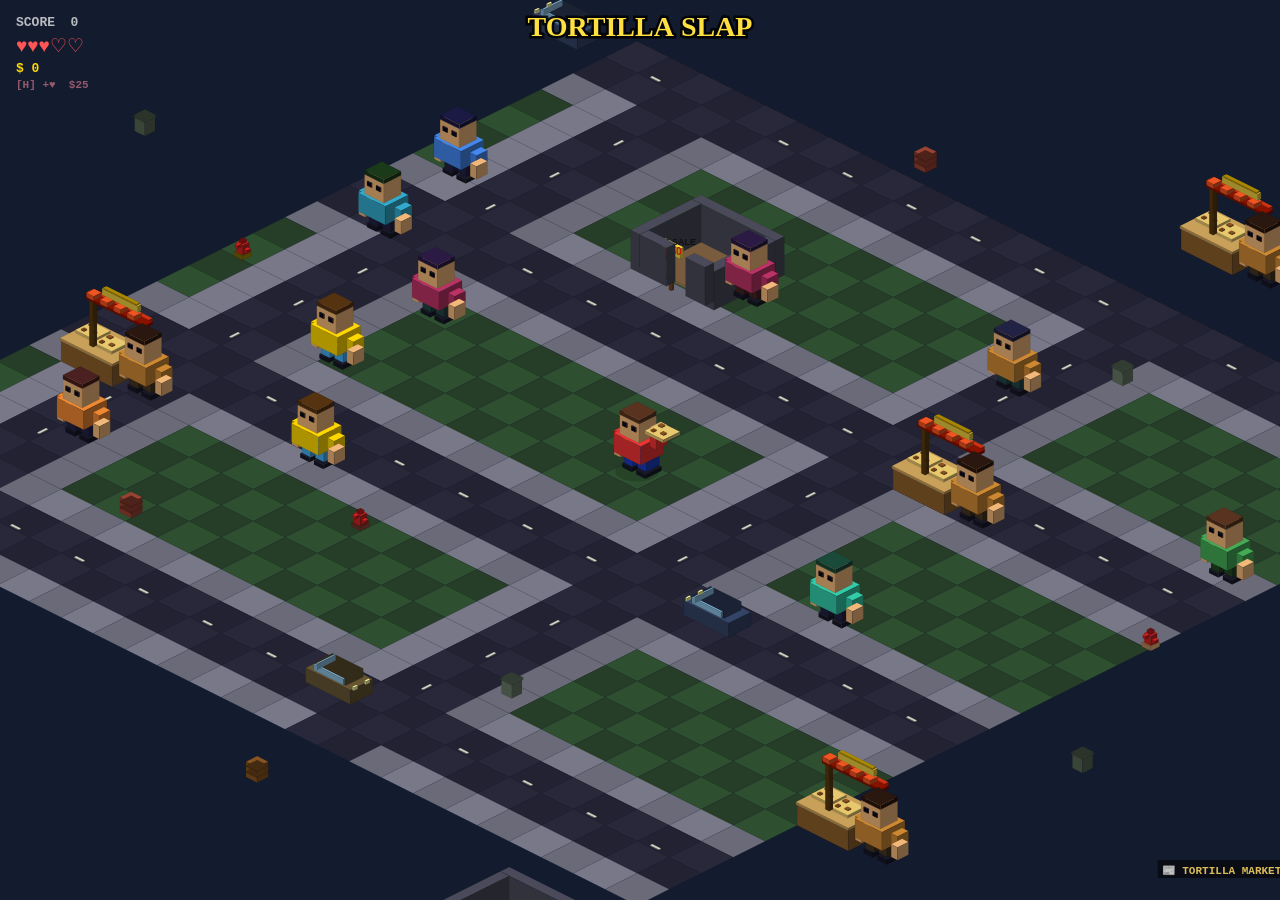
<file: games/tortilla-slap.html>
<!DOCTYPE html>
<html lang="en">
<head>
  <meta charset="UTF-8">
  <title>Tortilla Slap</title>
  <style>* { margin:0; padding:0; } body { background:#000; overflow:hidden; } canvas { display:block; }</style>
</head>
<body>
<canvas id="c"></canvas>
<script>
(() => {
  const cv = document.getElementById('c');
  const ctx = cv.getContext('2d');
  function resize(){ cv.width=window.innerWidth; cv.height=window.innerHeight; }
  window.addEventListener('resize',resize); resize();

  const TW=64, TH=32;
  function p(x,y,z=0){
    const cx=player.x+0.44, cy=player.y+0.35;
    return { x: cv.width/2  + (x-cx-(y-cy))*(TW/2),
             y: cv.height/2 + (x-cx+(y-cy))*(TH/2) - z*TH + 20 };
  }
  function tint(hex,f){
    const r=parseInt(hex.slice(1,3),16),g=parseInt(hex.slice(3,5),16),b=parseInt(hex.slice(5,7),16);
    return `rgb(${Math.round(r*f)},${Math.round(g*f)},${Math.round(b*f)})`;
  }
  function poly(pts,col,edge='rgba(0,0,0,0.09)'){
    ctx.beginPath(); pts.forEach((q,i)=>i?ctx.lineTo(q.x,q.y):ctx.moveTo(q.x,q.y));
    ctx.closePath(); ctx.fillStyle=col; ctx.fill();
    if(edge){ ctx.strokeStyle=edge; ctx.lineWidth=0.7; ctx.stroke(); }
  }
  function box(x,y,z,w,d,h,col){
    poly([p(x,y,z+h),p(x+w,y,z+h),p(x+w,y+d,z+h),p(x,y+d,z+h)],tint(col,1.00));
    poly([p(x,y+d,z),p(x+w,y+d,z),p(x+w,y+d,z+h),p(x,y+d,z+h)], tint(col,0.68));
    poly([p(x+w,y,z),p(x+w,y+d,z),p(x+w,y+d,z+h),p(x+w,y,z+h)], tint(col,0.50));
  }
  function tile(gx,gy,col){ poly([p(gx,gy),p(gx+1,gy),p(gx+1,gy+1),p(gx,gy+1)],col,'rgba(0,0,0,0.05)'); }
  const VROAD_SP=14; // vertical road spacing in tiles
  const CAR_COLS=['#334455','#553344','#445533','#665533','#334466','#554422'];
  function isHRoad(gy){ const b=((gy%8)+8)%8; return b===3||b===4; }
  function isVRoad(gx){ const b=((gx%VROAD_SP)+VROAD_SP)%VROAD_SP; return b===3||b===4; }
  function isHWalk(gy){ const b=((gy%8)+8)%8; return b===2||b===5; }
  function isVWalk(gx){ const b=((gx%VROAD_SP)+VROAD_SP)%VROAD_SP; return b===2||b===5; }
  // snap world coord to nearest H-road centerline
  function snapHY(y){ return Math.round((y-3.5)/8)*8+3.5; }
  // snap world coord to nearest V-road centerline
  function snapVX(x){ return Math.round((x-3.5)/VROAD_SP)*VROAD_SP+3.5; }

  function tileColor(gx,gy){
    if(isHRoad(gy)||isVRoad(gx)) return (gx+gy)%2===0?'#28283a':'#222232';
    if(isHWalk(gy)||isVWalk(gx)) return gx%2===0?'#787888':'#6a6a78';
    return (gx+gy)%2===0?'#2e5030':'#263e28';
  }

  // ── TRAFFIC ──────────────────────────────────────────────────────
  const trafficCars=[];
  function makePath(ox,oy){
    const dH=Math.abs(oy-snapHY(oy)), dV=Math.abs(ox-snapVX(ox));
    let x,y,onH;
    if(dH<=dV){y=snapHY(oy);x=ox;onH=true;}else{x=snapVX(ox);y=oy;onH=false;}
    const pts=[{x,y}];
    for(let i=0;i<7;i++){
      if(onH){
        const dir=Math.random()<0.5?1:-1;
        const steps=1+~~(Math.random()*2);
        x=snapVX(x+dir*VROAD_SP*steps);
      }else{
        const dir=Math.random()<0.5?1:-1;
        const steps=1+~~(Math.random()*2);
        y=snapHY(y+dir*8*steps);
      }
      pts.push({x,y});
      if(Math.random()<0.65) onH=!onH;
    }
    return pts;
  }
  function makeCar(ox,oy){
    const col=CAR_COLS[~~(Math.random()*CAR_COLS.length)];
    const path=makePath(ox,oy);
    return {x:path[0].x,y:path[0].y,w:1.4,d:0.7,speed:4+Math.random()*2.5,col,path,pidx:1};
  }
  function initTraffic(){
    trafficCars.length=0;
    for(let i=0;i<3;i++){
      const ang=(i/3)*Math.PI*2;
      trafficCars.push(makeCar(player.x+Math.cos(ang)*12,player.y+Math.sin(ang)*12));
    }
  }
  function updateTraffic(dt){
    trafficCars.forEach(car=>{
      if(car.pidx>=car.path.length){
        if(Math.abs(car.x-player.x)>35||Math.abs(car.y-player.y)>35){
          const c=makeCar(player.x+(Math.random()-.5)*22,player.y+(Math.random()-.5)*22);
          Object.assign(car,c);
        }else{car.path=makePath(car.x,car.y);car.pidx=1;}
        return;
      }
      const tgt=car.path[car.pidx];
      const dx=tgt.x-car.x,dy=tgt.y-car.y,d=Math.sqrt(dx*dx+dy*dy);
      if(d<car.speed*dt+0.06){car.x=tgt.x;car.y=tgt.y;car.pidx++;}
      else{car.x+=dx/d*car.speed*dt;car.y+=dy/d*car.speed*dt;}
      if(!playerFortress&&playerInvincible<=0){
        const pdx=player.x+0.44-(car.x+car.w*0.5),pdy=player.y+0.35-(car.y+car.d*0.5);
        if(Math.abs(pdx)<car.w*0.5+0.2&&Math.abs(pdy)<car.d*0.5+0.2){
          playerHealth=Math.max(0,playerHealth-1);playerHitFlash=0.9;playerInvincible=2.5;
          slapFX.push({x:player.x,y:player.y-0.2,z:2.0,t:1.0,text:'HONK!!',col:'#FFDD00'});
          if(playerHealth<=0) gameOver=true;
        }
      }
    });
  }
  function drawTrafficCar(car){
    const{x,y,col,path,pidx}=car;
    box(x,y,0,1.4,0.7,0.44,col);
    box(x+0.22,y+0.08,0.44,0.96,0.54,0.26,tint(col,0.80));
    box(x+0.24,y+0.64,0.48,0.92,0.04,0.18,'#88bbdd');
    box(x+0.24,y+0.04,0.48,0.04,0.58,0.18,'#88bbdd');
    if(pidx<path.length){
      const t=path[pidx],hdx=t.x-x,hdy=t.y-y;
      if(Math.abs(hdx)>Math.abs(hdy)){
        const lx=hdx>0?x+1.36:x-0.04;
        box(lx,y+0.10,0.38,0.05,0.12,0.10,'#FFFFAA');box(lx,y+0.48,0.38,0.05,0.12,0.10,'#FFFFAA');
      }else{
        const ly=hdy>0?y+0.62:y-0.04;
        box(x+0.10,ly,0.38,0.12,0.05,0.10,'#FFFFAA');box(x+0.48,ly,0.38,0.12,0.05,0.10,'#FFFFAA');
      }
    }
  }

  // ── PALETTES ─────────────────────────────────────────────────────
  const SHIRTS=['#4488EE','#44AA55','#CC8833','#AA44CC','#33AACC','#EE8833','#BB3366','#33CCAA'];
  const HAIRS =['#1a1a44','#5a3320','#222244','#3a2010','#1a3a1a','#4a2020','#2a1a44','#1a4a3a'];
  const PANTSC=['#442222','#224422','#222244','#442244','#224444'];
  const OB_DEFS=[
    {name:'bench',  w:0.85,d:0.40,cols:['#664422','#553311']},
    {name:'hydrant',w:0.28,d:0.28,cols:['#CC2222','#AA1111']},
    {name:'trash',  w:0.32,d:0.32,cols:['#556655','#667766']},
    {name:'barrel', w:0.35,d:0.35,cols:['#885522','#994433']},
  ];

  // ── CONSTANTS ────────────────────────────────────────────────────
  const POLICE_SCORES   =[1500,4000,8000,15000];
  const STAND_COW_THRESH=5;
  const BAT_COST        =15;
  const THROW_AMMO_COST =5;
  const THROW_AMMO_PACK =20;
  const GOON_COST       =20;
  const FORTRESS_COST   =50;
  const REINFORCE_COST  =15;
  const TURRET_COST     =25;
  const BRIBE_COSTS     =[10,20,30];
  const HEART_COST      =25;
  const MAX_HEALTH      =5;
  const KID_BRIBE_COST  =8;
  const MAX_KIDS        =2;
  const MAX_GOONS       =5;
  const NPC_SPAWN_MAX   =30;
  const GOON_COLORS     =['#FF8822','#22AAFF','#AA22FF','#22FFAA','#FF2299'];
  const DODGE_SPEED     =9;
  const DODGE_DUR       =0.32;
  const DODGE_COOLDOWN  =1.2;

  // ── STANDS ───────────────────────────────────────────────────────
  const STANDS=[
    {x:5,  y:-4, w:1.62,d:1.02},
    {x:-12,y:5,  w:1.62,d:1.02},
    {x:14, y:8,  w:1.62,d:1.02},
    {x:2,  y:-16,w:1.62,d:1.02},
  ];
  const OWNERS=STANDS.map(s=>({
    x:s.x+1.82,y:s.y+0.28,shirt:'#CC8833',hair:'#2a1810',pants:'#443322',
    hitFlash:0,slapAnim:0,cowSlaps:0,cowed:false,coinTimer:0,stand:s,
  }));
  function nearestStand(nx,ny){
    let best=STANDS[0],bestD=Infinity;
    STANDS.forEach(s=>{ const d=Math.sqrt((nx-s.x-0.8)**2+(ny-s.y-0.5)**2); if(d<bestD){bestD=d;best=s;} });
    return best;
  }

  // ── FORTRESSES ───────────────────────────────────────────────────
  const FORT_DEFS=[{x:-6,y:-8},{x:14,y:-14},{x:-16,y:12},{x:12,y:16}];
  const FORT_W=2.6,FORT_D=2.2;
  function makeFortress(def){
    return {x:def.x,y:def.y,w:FORT_W,d:FORT_D,
      purchased:false,hp:20,maxHp:20,burning:false,burnTimer:0,broken:false,
      reinforced:false,turretLevel:0,turretTimer:0,smoke:[]};
  }
  let fortresses=FORT_DEFS.map(makeFortress);
  let playerFortress=null;

  // ── UPGRADES / GOONS ─────────────────────────────────────────────
  const upgrades={bat:false};
  const goons=[];


  // ── NEWSPAPER TICKER ─────────────────────────────────────────────
  const HEADLINES=[
    'TORTILLA MARKET REPORTS UNUSUAL ACTIVITY — VENDORS ON HIGH ALERT',
    'WITNESSES DESCRIBE FLOUR-BASED ASSAULT ON MULTIPLE PEDESTRIANS',
    'POLICE RESPOND TO DISTURBANCE: SUSPECT ARMED WITH CORN PRODUCT',
    'OFFICER ALLEGEDLY ACCEPTED TORTILLAS AS PAYMENT — INVESTIGATION PENDING',
    'COORDINATED SLAP GANG SPOTTED: AUTHORITIES URGE CAUTION',
    'MYSTERIOUS COMPOUND PURCHASED DOWNTOWN — NEIGHBORS CONCERNED',
    'CITY ON HIGH ALERT: REWARD OFFERED FOR INFORMATION LEADING TO ARREST',
    'UNDERGROUND TUNNEL NETWORK DISCOVERED BENEATH LOCAL PROPERTIES',
    'SUSPECT ACHIEVES UNPRECEDENTED SLAP STREAK — WITNESSES STUNNED',
    'LOCAL VENDORS REPORT INTIMIDATION CAMPAIGN — "JUST TAKE THE TORTILLAS"',
  ];
  let ticker={text:'',x:0,speed:100,queued:[]};
  function queueHeadline(t){ if(!ticker.queued.includes(t)) ticker.queued.push(t); }
  function updateTicker(dt){
    if(ticker.text&&ticker.x>-ctx.measureText(ticker.text).width-40){
      ticker.x-=ticker.speed*dt;
    } else if(ticker.queued.length>0){
      ticker.text=ticker.queued.shift(); ticker.x=cv.width+20;
    } else if(!ticker.text){
      ticker.text=HEADLINES[~~(Math.random()*HEADLINES.length)]; ticker.x=cv.width+20;
    } else {
      ticker.text=HEADLINES[~~(Math.random()*HEADLINES.length)]; ticker.x=cv.width+20;
    }
  }

  // ── STATE ────────────────────────────────────────────────────────
  const player={x:0,y:0,speed:4,slapAnim:0,money:0,throwAmmo:0};
  let walkCycle=0,walkTimer=0,score=0,scoreTimer=0,gameTime=0;
  let playerHealth=3,playerHitFlash=0,playerInvincible=0;
  let playerVx=0,playerVy=0;
  let dodgeTimer=0,dodgeCooldown=0,dodgeVx=0,dodgeVy=0;
  let gameOver=false,wantedLevel=0,policeIdx=0,npcSpawnTimer=14.0;
  const slapFX=[],NPCs=[],obstacles=[],coins=[],projectiles=[];

  // ── INPUT ────────────────────────────────────────────────────────
  const keys={};
  let pendingSlap=false,pendingBribe=false,pendingTunnel=false,pendingAmmo=false,spaceDown=false;
  const MOVE=new Set(['w','a','s','d','arrowup','arrowdown','arrowleft','arrowright']);
  window.addEventListener('keydown',e=>{
    const k=e.key.toLowerCase();
    if(MOVE.has(k)) e.preventDefault();
    if(k===' '){ e.preventDefault(); if(!spaceDown){spaceDown=true;pendingSlap=true;} if(gameOver)restartGame(); }
    if(k==='e'&&!gameOver) handleE();
    if(k==='u'&&!gameOver) handleU();
    if(k==='h'&&!gameOver) handleH();
    if(k==='t'&&!gameOver) pendingTunnel=true;
    if(k==='b'&&!gameOver) pendingBribe=true;
    if(k==='r'&&!gameOver) pendingAmmo=true;
    if(k==='enter'&&gameOver) restartGame();
    keys[k]=true;
  });
  window.addEventListener('keyup',e=>{ const k=e.key.toLowerCase(); if(k===' ')spaceDown=false; keys[k]=false; });

  // ── E KEY ────────────────────────────────────────────────────────
  function handleE(){
    if(playerFortress){
      const f=playerFortress;
      player.x=f.x+f.w*0.5+1.8; player.y=f.y+f.d*0.5+1.4;
      playerFortress=null; playerInvincible=1.5;
      slapFX.push({x:player.x,y:player.y-1,z:2.2,t:1.2,text:'ESCAPED!',col:'#88FFAA'});
      return;
    }
    for(const f of fortresses){
      if(f.broken||f.burning) continue;
      const fcx=f.x+f.w*0.5,fcy=f.y+f.d*0.5;
      if(Math.sqrt((player.x+0.44-fcx)**2+(player.y+0.35-fcy)**2)<3.2){
        if(!f.purchased){
          if(player.money>=FORTRESS_COST){
            player.money-=FORTRESS_COST; f.purchased=true; score+=200;
            slapFX.push({x:fcx-0.5,y:fcy-0.8,z:2.6,t:2.2,text:'FORTRESS BOUGHT!',col:'#AAAAFF'});
            queueHeadline('MYSTERIOUS COMPOUND PURCHASED DOWNTOWN — NEIGHBORS CONCERNED');
          } else {
            slapFX.push({x:fcx,y:fcy-0.4,z:2.0,t:1.2,text:`NEED $${FORTRESS_COST}`,col:'#FF8888'});
            return;
          }
        }
        playerFortress=f; playerInvincible=9999;
        player.x=fcx-0.44; player.y=fcy-0.35;
        slapFX.push({x:fcx,y:fcy-0.4,z:2.0,t:1.0,text:'INSIDE!',col:'#AAAAFF'});
        return;
      }
    }
  }

  // ── U KEY (fortress upgrades) ────────────────────────────────────
  function handleU(){
    for(const f of fortresses){
      if(!f.purchased||f.broken||f.burning) continue;
      const fcx=f.x+f.w*0.5,fcy=f.y+f.d*0.5;
      if(Math.sqrt((player.x+0.44-fcx)**2+(player.y+0.35-fcy)**2)<3.2){
        if(!f.reinforced&&player.money>=REINFORCE_COST){
          f.reinforced=true; f.maxHp+=10; f.hp=Math.min(f.hp+10,f.maxHp);
          player.money-=REINFORCE_COST;
          slapFX.push({x:fcx,y:fcy-0.8,z:2.4,t:1.8,text:'REINFORCED!',col:'#AAFFAA'});
          return;
        }
        if(f.turretLevel<2&&player.money>=TURRET_COST){
          f.turretLevel++; player.money-=TURRET_COST;
          slapFX.push({x:fcx,y:fcy-0.8,z:2.4,t:1.8,text:`TURRET LV${f.turretLevel}!`,col:'#FFAAAA'});
          return;
        }
        slapFX.push({x:fcx,y:fcy-0.4,z:2.0,t:1.2,
          text:f.reinforced&&f.turretLevel>=2?'FULLY UPGRADED':`REINFORCE $${REINFORCE_COST} / TURRET $${TURRET_COST}`,
          col:'#888888'});
        return;
      }
    }
  }

  // ── H KEY (buy heart) ───────────────────────────────────────────
  function handleH(){
    if(playerHealth>=MAX_HEALTH){
      slapFX.push({x:player.x,y:player.y-0.8,z:2.2,t:1.0,text:'MAX HEARTS',col:'#888888'}); return;
    }
    if(player.money<HEART_COST){
      slapFX.push({x:player.x,y:player.y-0.8,z:2.2,t:1.0,text:`NEED $${HEART_COST}`,col:'#FF8888'}); return;
    }
    player.money-=HEART_COST; playerHealth++;
    slapFX.push({x:player.x,y:player.y-1.0,z:2.4,t:1.6,text:`+♥  (-$${HEART_COST})`,col:'#FF6688'});
  }

  // ── NPC FACTORIES ────────────────────────────────────────────────
  function makeNPC(ox,oy){
    const i=~~(Math.random()*SHIRTS.length),a=Math.random()*Math.PI*2,d=8+Math.random()*8;
    return {x:ox+Math.cos(a)*d,y:oy+Math.sin(a)*d,
      shirt:SHIRTS[i],hair:HAIRS[i],pants:PANTSC[~~(Math.random()*PANTSC.length)],
      state:'wandering',stateTimer:Math.random()*1.5,
      targetX:ox+(Math.random()-.5)*10,targetY:oy+(Math.random()-.5)*10,
      targetStand:STANDS[0],walkCycle:0,walkTimer:0,speed:1.2+Math.random()*0.5,
      hitCooldown:0,health:1,maxHealth:1,isPolice:false,hitFlash:0,
      slapAnim:0,hasTortilla:false,firstSlapped:false,
      bribeLevel:0,throwCooldown:0,guardFort:null,gangId:null};
  }
  function makePolice(ox,oy){
    const a=Math.random()*Math.PI*2,d=14+Math.random()*4;
    return {x:ox+Math.cos(a)*d,y:oy+Math.sin(a)*d,
      shirt:'#1e3060',hair:'#1e3060',pants:'#0a0a20',
      state:'chasing',stateTimer:0,targetX:ox,targetY:oy,
      targetStand:STANDS[0],walkCycle:0,walkTimer:0,speed:3.0+Math.random()*0.4,
      hitCooldown:0,health:3,maxHealth:3,isPolice:true,hitFlash:0,
      slapAnim:0,hasTortilla:true,firstSlapped:false,
      bribeLevel:0,throwCooldown:0,guardFort:null,gangId:null};
  }

  function makeKid(ox,oy){
    const a=Math.random()*Math.PI*2,d=5+Math.random()*7;
    return {x:ox+Math.cos(a)*d,y:oy+Math.sin(a)*d,
      shirt:'#FFD700',hair:'#553311',pants:'#44AAEE',
      state:'wandering',stateTimer:Math.random()*1.2,
      targetX:ox+(Math.random()-.5)*8,targetY:oy+(Math.random()-.5)*8,
      targetStand:STANDS[0],walkCycle:0,walkTimer:0,speed:1.6,
      hitCooldown:0,health:1,maxHealth:1,isPolice:false,isKid:true,hitFlash:0,
      slapAnim:0,hasTortilla:false,firstSlapped:false,
      bribeLevel:0,throwCooldown:0,guardFort:null,gangId:null};
  }

  // ── GANG SPAWN ───────────────────────────────────────────────────
  function spawnNPCOrGang(ox,oy){
    const roll=Math.random();
    const size=roll<0.5?1:roll<0.8?2:3;
    const actual=Math.min(size,NPC_SPAWN_MAX-NPCs.length);
    if(actual<=0) return;
    const isGang=actual>1;
    const gangId=isGang?Math.random():null;
    const baseI=~~(Math.random()*SHIRTS.length);
    for(let g=0;g<actual;g++){
      const npc=makeNPC(ox,oy);
      if(isGang){
        npc.gangId=gangId;
        npc.shirt=SHIRTS[baseI];
        npc.x+=Math.cos(g/actual*Math.PI*2)*1.8;
        npc.y+=Math.sin(g/actual*Math.PI*2)*1.8;
      }
      NPCs.push(npc);
    }
    if(isGang) queueHeadline('COORDINATED SLAP GANG SPOTTED: AUTHORITIES URGE CAUTION');
  }

  // ── OBSTACLE FACTORY ─────────────────────────────────────────────
  function spawnOb(ox,oy){
    for(let t=0;t<40;t++){
      const a=Math.random()*Math.PI*2,d=6+Math.random()*16;
      const x=ox+Math.cos(a)*d,y=oy+Math.sin(a)*d;
      const band=((Math.floor(y)%8)+8)%8;
      if(band===3||band===4) continue;
      if((x-ox)**2+(y-oy)**2<16) continue;
      let clash=false;
      for(const ob of obstacles) if(Math.abs(ob.x-x)<2.8&&Math.abs(ob.y-y)<2.8){clash=true;break;}
      if(clash) continue;
      let near=false;
      STANDS.forEach(s=>{ if(Math.abs(x-s.x)<3.5&&Math.abs(y-s.y)<3.0) near=true; });
      FORT_DEFS.forEach(f=>{ if(Math.abs(x-f.x)<4.5&&Math.abs(y-f.y)<4.0) near=true; });
      if(near) continue;
      const def=OB_DEFS[~~(Math.random()*OB_DEFS.length)];
      return {x,y,type:def.name,w:def.w,d:def.d,col:def.cols[~~(Math.random()*def.cols.length)]};
    }
    return null;
  }

  // ── INIT ─────────────────────────────────────────────────────────
  function initNPCs(){ NPCs.length=0; for(let i=0;i<8;i++) NPCs.push(makeNPC(0,0)); NPCs.push(makeKid(0,0));NPCs.push(makeKid(0,0)); }
  function initObs(){ obstacles.length=0; for(let i=0;i<14;i++){ const ob=spawnOb(0,0); if(ob) obstacles.push(ob); } }
  function resetOwners(){ OWNERS.forEach((ow,i)=>{ ow.x=STANDS[i].x+1.82;ow.y=STANDS[i].y+0.28;ow.hitFlash=0;ow.slapAnim=0;ow.cowSlaps=0;ow.cowed=false;ow.coinTimer=0; }); }
  function resetFortresses(){ fortresses=FORT_DEFS.map(makeFortress); playerFortress=null; }
  initNPCs(); initObs(); initTraffic();

  // ── SLAP LOGIC ───────────────────────────────────────────────────
  function slapNPC(n,byGoon=false,byBat=false){
    if(n.bribeLevel>0) return;
    if(n.isKid) return;
    if(!byGoon&&!n.firstSlapped){
      n.firstSlapped=true; player.money+=2;
      slapFX.push({x:n.x+0.4,y:n.y-0.1,z:2.2,t:0.9,text:'+$2',col:'#FFD700'});
    }
    n.health--; n.hitFlash=0.25; n.hasTortilla=false;
    // Gang alert
    if(n.gangId!==null){
      NPCs.forEach(m=>{ if(m!==n&&m.gangId===n.gangId&&(m.state==='wandering'||m.state==='waiting')){
        m.state='chasing'; m.hasTortilla=true; } });
    }
    // Witness alert
    NPCs.forEach(w=>{ if(w===n||w.bribeLevel>0||w.isPolice||w.state==='chasing'||w.state==='stunned'||w.state==='bribed_kid') return;
      if(Math.sqrt((w.x-n.x)**2+(w.y-n.y)**2)<5){ w.state='alarmed'; w.stateTimer=3.5; } });
    if(n.health<=0){
      if(byBat&&n.isPolice){ score+=500;
        slapFX.push({x:n.x+0.2,y:n.y+0.1,z:2.0,t:1.0,text:'KO!!',col:'#FF44AA'});
        const idx=NPCs.indexOf(n); if(idx!==-1) NPCs.splice(idx,1); return; }
      n.state='stunned'; n.stateTimer=n.isPolice?0.9:1.6; n.health=n.maxHealth;
      if(!byGoon&&!n.isPolice) coins.push({x:n.x+0.1+Math.random()*0.6,y:n.y+0.1+Math.random()*0.4,t:20.0});
      const base=n.isPolice?(byGoon?150:300):(byGoon?50:100);
      score+=base;
      slapFX.push({x:n.x+0.3,y:n.y+0.1,z:1.9,t:0.75,text:'SLAP!',col:'#FF2020'});
    } else {
      score+=50;
      slapFX.push({x:n.x+0.3,y:n.y+0.1,z:1.9,t:0.75,text:'THUD!',col:'#FF8800'});
    }
  }

  // ── BRIBE ────────────────────────────────────────────────────────
  function tryBribe(){
    let nearest=null,nearD=Infinity;
    NPCs.forEach(n=>{ if(!n.isPolice||n.state==='stunned'||n.bribeLevel>=3) return;
      const d=Math.sqrt((n.x-player.x)**2+(n.y-player.y)**2);
      if(d<2.4&&d<nearD){nearest=n;nearD=d;} });
    if(!nearest){
      // No cop — try bribing a nearby kid instead
      const kidCount=NPCs.filter(n=>n.isKid&&n.state==='bribed_kid').length;
      if(kidCount<MAX_KIDS){
        let nearKid=null,nearKD=Infinity;
        NPCs.forEach(n=>{ if(!n.isKid||n.state==='bribed_kid') return;
          const d=Math.sqrt((n.x-player.x)**2+(n.y-player.y)**2);
          if(d<2.4&&d<nearKD){nearKid=n;nearKD=d;} });
        if(nearKid){
          if(player.money<KID_BRIBE_COST){ slapFX.push({x:player.x,y:player.y-0.8,z:2.2,t:1.0,text:`NEED $${KID_BRIBE_COST}`,col:'#FF8888'}); return; }
          player.money-=KID_BRIBE_COST; nearKid.state='bribed_kid';
          slapFX.push({x:nearKid.x,y:nearKid.y-0.3,z:2.2,t:1.6,text:`KID HIRED! ($${KID_BRIBE_COST})`,col:'#FFDD44'});
          return;
        }
      }
      slapFX.push({x:player.x,y:player.y-0.8,z:2.2,t:1.0,text:'NO COP NEARBY',col:'#888888'}); return;
    }
    const cost=BRIBE_COSTS[nearest.bribeLevel];
    if(player.money<cost){ slapFX.push({x:player.x,y:player.y-0.8,z:2.2,t:1.0,text:`NEED $${cost}`,col:'#FF8888'}); return; }
    player.money-=cost; nearest.bribeLevel++;
    if(nearest.bribeLevel===1){ nearest.state='bribed'; nearest.speed=0.9;
      slapFX.push({x:nearest.x,y:nearest.y-0.2,z:2.1,t:1.4,text:'BRIBED! ($10)',col:'#44FF88'});
      queueHeadline('OFFICER ALLEGEDLY ACCEPTED CORN PRODUCTS AS PAYMENT — INVESTIGATION PENDING');
    } else if(nearest.bribeLevel===2){ nearest.state='bribed_goon'; nearest.speed=2.8; nearest.hasTortilla=true;
      slapFX.push({x:nearest.x,y:nearest.y-0.2,z:2.1,t:1.6,text:'GOON COP! ($20)',col:'#AAFFAA'});
    } else {
      let bestFort=null,bestFD=Infinity;
      fortresses.forEach(f=>{ if(!f.purchased||f.burning||f.broken) return;
        const fd=Math.sqrt((f.x-nearest.x)**2+(f.y-nearest.y)**2); if(fd<bestFD){bestFD=fd;bestFort=f;} });
      nearest.state='bribed_guard'; nearest.guardFort=bestFort; nearest.hasTortilla=true;
      slapFX.push({x:nearest.x,y:nearest.y-0.2,z:2.1,t:1.8,text:'FORT GUARD! ($30)',col:'#AAAAFF'});
    }
  }

  // ── SLAP / THROW / DODGE ─────────────────────────────────────────
  function trySlap(){
    if(gameOver) return;
    player.slapAnim=0.35;
    if(playerFortress){
      const f=playerFortress;
      if(player.throwAmmo<=0){ slapFX.push({x:f.x+f.w*0.5,y:f.y+f.d*0.5-0.5,z:2.2,t:0.9,text:'NO AMMO!',col:'#FF4444'}); return; }
      let tt=null,td=Infinity;
      NPCs.forEach(n=>{ if(n.state==='stunned'||n.bribeLevel>0) return;
        const dx=n.x-(f.x+f.w*0.5),dy=n.y-(f.y+f.d*0.5),d=Math.sqrt(dx*dx+dy*dy);
        if(d<12&&d<td){tt=n;td=d;} });
      if(tt){ player.throwAmmo--;
        projectiles.push({x:f.x+f.w*0.5,y:f.y+f.d*0.5,z:2.0,target:tt,speed:10,age:0,initD:td,byBat:false}); }
      return;
    }
    // Melee
    let nearest=null,nearD=Infinity;
    NPCs.forEach(n=>{ if(n.state==='stunned'||n.bribeLevel>0) return;
      const dx=n.x-player.x,dy=n.y-player.y,d=Math.sqrt(dx*dx+dy*dy);
      if(d<1.8&&d<nearD){nearest=n;nearD=d;} });
    if(nearest){ slapNPC(nearest,false,upgrades.bat&&nearest.isPolice); return; }
    // Owner
    for(const ow of OWNERS){
      const od=Math.sqrt((ow.x-player.x)**2+(ow.y-player.y)**2);
      if(od<1.8){ ow.hitFlash=0.28; ow.slapAnim=0.35;
        if(!ow.cowed){ ow.cowSlaps++;
          if(ow.cowSlaps>=STAND_COW_THRESH){ ow.cowed=true; ow.coinTimer=0;
            slapFX.push({x:ow.x+0.1,y:ow.y-0.1,z:2.1,t:1.4,text:'DEAL!',col:'#FFD700'}); score+=200;
          } else { slapFX.push({x:ow.x+0.3,y:ow.y+0.1,z:1.9,t:0.75,text:'SLAP!',col:'#FF2020'}); score+=25; }
        } else { ow.coinTimer=0; slapFX.push({x:ow.x,y:ow.y,z:1.9,t:0.6,text:'$$$',col:'#FFD700'}); }
        return; }
    }
    // Ranged throw
    if(player.throwAmmo>0){
      let tt=null,td=Infinity;
      NPCs.forEach(n=>{ if(n.state==='stunned'||n.bribeLevel>0) return;
        const dx=n.x-player.x,dy=n.y-player.y,d=Math.sqrt(dx*dx+dy*dy);
        if(d>=1.8&&d<8&&d<td){tt=n;td=d;} });
      if(tt){ player.throwAmmo--;
        projectiles.push({x:player.x+0.84,y:player.y+0.08,z:1.46,target:tt,speed:10,age:0,initD:td,byBat:false}); return; }
    }
    // Dodge roll (SPACE with no target)
    if(dodgeCooldown<=0){
      let dvx=0,dvy=0;
      if(keys['w']||keys['arrowup']){dvx-=1;dvy-=1;}
      if(keys['s']||keys['arrowdown']){dvx+=1;dvy+=1;}
      if(keys['a']||keys['arrowleft']){dvx-=1;dvy+=1;}
      if(keys['d']||keys['arrowright']){dvx+=1;dvy-=1;}
      const dl=Math.sqrt(dvx*dvx+dvy*dvy);
      if(dl>0){ dodgeVx=dvx/dl; dodgeVy=dvy/dl;
        dodgeTimer=DODGE_DUR; dodgeCooldown=DODGE_COOLDOWN;
        playerInvincible=Math.max(playerInvincible,DODGE_DUR+0.1);
        slapFX.push({x:player.x,y:player.y,z:1.8,t:0.5,text:'ROLL!',col:'#88FFFF'}); }
    }
  }

  function buyAmmo(){
    if(player.money>=THROW_AMMO_COST){ player.money-=THROW_AMMO_COST; player.throwAmmo+=THROW_AMMO_PACK;
      slapFX.push({x:player.x,y:player.y-1,z:2.6,t:1.4,text:`+${THROW_AMMO_PACK} TORTILLAS`,col:'#E8C840'});
    } else { slapFX.push({x:player.x,y:player.y-0.8,z:2.2,t:1.0,text:`NEED $${THROW_AMMO_COST}`,col:'#FF8888'}); }
  }

  function tryTunnel(){
    if(!playerFortress) return;
    const dests=fortresses.filter(f=>f!==playerFortress&&f.purchased&&!f.burning&&!f.broken);
    if(dests.length===0){ slapFX.push({x:playerFortress.x+playerFortress.w*0.5,y:playerFortress.y,z:2.4,t:1.5,text:'NO TUNNEL EXIT',col:'#FF8888'}); return; }
    const target=dests[~~(Math.random()*dests.length)];
    playerFortress=target; playerInvincible=9999;
    player.x=target.x+target.w*0.5-0.44; player.y=target.y+target.d*0.5-0.35;
    slapFX.push({x:target.x+target.w*0.5,y:target.y+target.d*0.5-0.5,z:2.4,t:1.6,text:'TUNNEL!',col:'#88AAFF'});
    queueHeadline('UNDERGROUND TUNNEL NETWORK DISCOVERED BENEATH LOCAL PROPERTIES');
  }

  // ── NPC AI ───────────────────────────────────────────────────────
  function updateNPCs(dt){
    // Pre-compute chaser list for cornering AI
    const activeChasers=NPCs.filter(n=>n.state==='chasing'&&n.bribeLevel===0);
    activeChasers.forEach((n,idx)=>{ n._ci=idx; n._cc=activeChasers.length; });

    for(let ni=NPCs.length-1;ni>=0;ni--){
      const n=NPCs[ni];
      n.hitFlash=Math.max(0,n.hitFlash-dt*3);
      n.slapAnim=Math.max(0,n.slapAnim-dt);
      if(n.throwCooldown>0) n.throwCooldown-=dt;

      // ── bribed ────────────────────────────────────────────────
      if(n.state==='bribed'){
        n.walkTimer+=dt; if(n.walkTimer>0.28){n.walkTimer=0;n.walkCycle=1-n.walkCycle;}
        n.x+=0.4*dt*(Math.sin(n.x*0.5)||1); n.y+=0.3*dt; continue;
      }
      if(n.state==='bribed_goon'){
        let nearEnemy=null,nearD=Infinity;
        NPCs.forEach(m=>{ if(m===n||m.bribeLevel>0||m.state==='stunned'||!m.hasTortilla) return;
          const d=Math.sqrt((m.x-n.x)**2+(m.y-n.y)**2); if(d<6&&d<nearD){nearEnemy=m;nearD=d;} });
        if(nearEnemy){
          const dx=nearEnemy.x-n.x,dy=nearEnemy.y-n.y,d=Math.sqrt(dx*dx+dy*dy);
          if(d>1.6){ n.x+=dx/d*n.speed*dt;n.y+=dy/d*n.speed*dt;
            n.walkTimer+=dt;if(n.walkTimer>0.16){n.walkTimer=0;n.walkCycle=1-n.walkCycle;} }
          else if(n.throwCooldown<=0){ n.throwCooldown=1.8;n.slapAnim=0.35;
            if(d>1.0){ projectiles.push({x:n.x+0.84,y:n.y+0.08,z:1.46,target:nearEnemy,speed:9,age:0,initD:d,byBat:false,firedBy:n}); }
            else { slapNPC(nearEnemy,true); } }
        } else {
          const dx=player.x-n.x,dy=player.y-n.y,d=Math.sqrt(dx*dx+dy*dy);
          if(d>2.8){ n.x+=dx/d*n.speed*dt;n.y+=dy/d*n.speed*dt;
            n.walkTimer+=dt;if(n.walkTimer>0.18){n.walkTimer=0;n.walkCycle=1-n.walkCycle;} }
        } continue;
      }
      if(n.state==='bribed_guard'){
        const f=n.guardFort;
        if(!f||f.burning||f.broken){ n.state='bribed_goon';n.guardFort=null;continue; }
        const fcx=f.x+f.w*0.5,fcy=f.y+f.d*0.5;
        const ang=gameTime*0.6+(NPCs.indexOf(n)*1.4);
        const tx=fcx+Math.cos(ang)*2.0,ty=fcy+Math.sin(ang)*1.1;
        const dx=tx-n.x,dy=ty-n.y,d=Math.sqrt(dx*dx+dy*dy);
        if(d>0.5){ n.x+=dx/d*2.5*dt;n.y+=dy/d*2.5*dt;
          n.walkTimer+=dt;if(n.walkTimer>0.18){n.walkTimer=0;n.walkCycle=1-n.walkCycle;} }
        if(n.throwCooldown<=0){
          let tt=null,throwD=7;
          NPCs.forEach(m=>{ if(m===n||m.bribeLevel>0||m.state==='stunned'||!m.hasTortilla) return;
            const md=Math.sqrt((m.x-fcx)**2+(m.y-fcy)**2); if(md<throwD){throwD=md;tt=m;} });
          if(tt){ n.throwCooldown=2.2;n.slapAnim=0.35;
            const initD=Math.sqrt((tt.x-n.x)**2+(tt.y-n.y)**2);
            projectiles.push({x:n.x+0.84,y:n.y+0.08,z:1.46,target:tt,speed:9,age:0,initD,byBat:false,firedBy:n}); }
        } continue;
      }
      if(n.state==='bribed_kid'){
        // Find nearest coin and run to it
        let nearCoinIdx=-1,nearCoinD=Infinity;
        coins.forEach((c,ci)=>{ const d=Math.sqrt((c.x-n.x)**2+(c.y-n.y)**2); if(d<nearCoinD){nearCoinD=d;nearCoinIdx=ci;} });
        if(nearCoinIdx>=0&&nearCoinD<0.8){
          player.money++;
          slapFX.push({x:coins[nearCoinIdx].x,y:coins[nearCoinIdx].y,z:1.2,t:0.65,text:'+$1',col:'#FFD700'});
          coins.splice(nearCoinIdx,1);
        } else if(nearCoinIdx>=0){
          const c=coins[nearCoinIdx];
          const dx=c.x+0.09-n.x,dy=c.y+0.08-n.y,d=Math.sqrt(dx*dx+dy*dy);
          if(d>0.1){n.x+=dx/d*3.0*dt;n.y+=dy/d*3.0*dt;}
          n.walkTimer+=dt;if(n.walkTimer>0.14){n.walkTimer=0;n.walkCycle=1-n.walkCycle;}
        } else {
          // No coins — trail the player loosely
          const dx=player.x-n.x,dy=player.y-n.y,d=Math.sqrt(dx*dx+dy*dy);
          if(d>3.5){n.x+=dx/d*2.2*dt;n.y+=dy/d*2.2*dt;
            n.walkTimer+=dt;if(n.walkTimer>0.18){n.walkTimer=0;n.walkCycle=1-n.walkCycle;}}
        }
        continue;
      }
      if(n.state==='alarmed'){
        // Witness: run away from player, speed up NPC spawning
        n.stateTimer-=dt;
        const dx=n.x-player.x,dy=n.y-player.y,d=Math.sqrt(dx*dx+dy*dy);
        if(d>0.1){ n.x+=dx/d*2.5*dt;n.y+=dy/d*2.5*dt;
          n.walkTimer+=dt;if(n.walkTimer>0.16){n.walkTimer=0;n.walkCycle=1-n.walkCycle;} }
        npcSpawnTimer=Math.min(npcSpawnTimer,4.0);
        if(n.stateTimer<=0){ n.state='wandering'; n.targetX=n.x+(Math.random()-.5)*8; n.targetY=n.y+(Math.random()-.5)*8; }
        continue;
      }

      // ── regular states ────────────────────────────────────────
      if(n.state==='wandering'||n.state==='waiting'){
        if(Math.abs(n.x-player.x)>22||Math.abs(n.y-player.y)>22){
          const a=Math.random()*Math.PI*2,d=10+Math.random()*4;
          n.x=player.x+Math.cos(a)*d; n.y=player.y+Math.sin(a)*d;
          n.state='wandering';n.stateTimer=0;n.hasTortilla=false;n.firstSlapped=false;
          n.targetX=player.x+(Math.random()-.5)*8;n.targetY=player.y+(Math.random()-.5)*8;
        }
      }
      if(n.state==='wandering'){
        const dx=n.targetX-n.x,dy=n.targetY-n.y,d=Math.sqrt(dx*dx+dy*dy);
        if(d<0.3){ n.state='waiting';n.stateTimer=0.6+Math.random()*1.2;n.walkCycle=0; }
        else{ n.x+=dx/d*n.speed*dt;n.y+=dy/d*n.speed*dt;
          n.walkTimer+=dt;if(n.walkTimer>0.20){n.walkTimer=0;n.walkCycle=1-n.walkCycle;} }
      } else if(n.state==='waiting'){
        n.stateTimer-=dt;
        if(n.stateTimer<=0){ n.targetX=n.x+(Math.random()-.5)*10;n.targetY=n.y+(Math.random()-.5)*10;n.state='wandering'; }
      } else if(n.state==='going_to_stand'){
        const dx=n.targetStand.x+0.5-n.x,dy=n.targetStand.y+0.5-n.y,d=Math.sqrt(dx*dx+dy*dy);
        if(d<0.9){ n.state='buying';n.stateTimer=1.0+Math.random()*0.5;n.walkCycle=0; }
        else{ n.x+=dx/d*n.speed*dt;n.y+=dy/d*n.speed*dt;
          n.walkTimer+=dt;if(n.walkTimer>0.20){n.walkTimer=0;n.walkCycle=1-n.walkCycle;} }
      } else if(n.state==='buying'){
        n.stateTimer-=dt;
        if(n.stateTimer<=0){
          n.hasTortilla=true;n.state='chasing';n.speed=2.6+Math.random()*0.5;
          coins.push({x:n.targetStand.x+0.2+Math.random()*1.0,y:n.targetStand.y+0.1+Math.random()*0.6,t:90.0});
          slapFX.push({x:n.targetStand.x+0.9,y:n.targetStand.y+0.5,z:1.2,t:0.7,text:'+$1',col:'#FFD700'});
        }
      } else if(n.state==='stunned'){
        n.stateTimer-=dt;n.walkCycle=0;
        if(n.stateTimer<=0){
          if(n.isPolice){ n.state='chasing';n.speed=3.3+Math.random()*0.4; }
          else{
            // Teleport to the stand FARTHEST from player so they don't respawn on top of coin spots
            let farSt=STANDS[0],farD=0;
            STANDS.forEach(s=>{ const sd=(s.x-player.x)**2+(s.y-player.y)**2; if(sd>farD){farD=sd;farSt=s;} });
            n.x=farSt.x+0.3+Math.random()*0.8; n.y=farSt.y+0.1+Math.random()*0.5;
            n.targetStand=farSt; n.state='buying'; n.stateTimer=0.6+Math.random()*0.4; n.walkCycle=0;
          }
        }
      } else if(n.state==='chasing'){
        let ftx=player.x+0.44,fty=player.y+0.35;
        if(playerFortress&&!playerFortress.burning){ ftx=playerFortress.x+playerFortress.w*0.5;fty=playerFortress.y+playerFortress.d*0.5; }

        // ── cornering AI ──────────────────────────────────────────
        if(!playerFortress){
          const cc=n._cc||1, ci=n._ci||0;
          // Spread chasers at different angles to prevent clumping
          const spreadAng=(ci/cc)*Math.PI*2;
          ftx+=Math.cos(spreadAng)*0.5;
          fty+=Math.sin(spreadAng)*0.5;
          // Flankers (every 3rd) intercept player's movement
          if(cc>=3&&ci%3===0){
            ftx+=playerVx*2.5;
            fty+=playerVy*2.5;
          }
        }

        const dx=ftx-(n.x+0.44),dy=fty-(n.y+0.35),d=Math.sqrt(dx*dx+dy*dy);
        if(d>0.05){ n.x+=dx/d*n.speed*dt;n.y+=dy/d*n.speed*dt;
          n.walkTimer+=dt;if(n.walkTimer>0.14){n.walkTimer=0;n.walkCycle=1-n.walkCycle;} }
        if(d<1.0&&n.hitCooldown<=0&&playerInvincible<=0&&!playerFortress){
          playerHealth=Math.max(0,playerHealth-1);
          playerHitFlash=0.7;playerInvincible=2.0;n.hitCooldown=2.2;n.slapAnim=0.35;
          slapFX.push({x:player.x+0.3,y:player.y-0.2,z:1.9,t:0.75,text:'SLAP!',col:'#FF2020'});
          if(playerHealth<=0) gameOver=true;
        }
      }
      if(n.hitCooldown>0) n.hitCooldown-=dt;
    }
    player.slapAnim=Math.max(0,player.slapAnim-dt);
    playerInvincible=Math.max(0,playerInvincible-dt);
    const rc=NPCs.filter(n=>n.state==='chasing'&&!n.isPolice&&n.bribeLevel===0).length;
    const pc=NPCs.filter(n=>n.state==='chasing'&&n.isPolice&&n.bribeLevel===0).length;
    wantedLevel=Math.min(5,rc+pc*2);
  }

  function updateNPCSpawning(dt){
    npcSpawnTimer-=dt;
    if(npcSpawnTimer<=0&&NPCs.length<NPC_SPAWN_MAX){
      spawnNPCOrGang(player.x,player.y);
      npcSpawnTimer=Math.max(5.0,30.0-gameTime/20.0);
    }
  }

  function updateProjectiles(dt){
    for(let i=projectiles.length-1;i>=0;i--){
      const proj=projectiles[i]; proj.age+=dt;
      const tx=proj.target.x+0.44,ty=proj.target.y+0.35;
      const dx=tx-proj.x,dy=ty-proj.y,d=Math.sqrt(dx*dx+dy*dy);
      if(d<0.9||proj.age>2.5){
        if(d<0.9&&proj.target.state!=='stunned'&&proj.target.bribeLevel===0){
          if(proj.firedBy&&proj.firedBy.bribeLevel>0&&proj.target.isPolice&&player.money>=BRIBE_COSTS[0]){
            player.money-=BRIBE_COSTS[0];proj.target.bribeLevel=1;proj.target.state='bribed';
            proj.target.speed=0.9;proj.target.hasTortilla=false;
            slapFX.push({x:proj.target.x,y:proj.target.y-0.5,z:2.2,t:1.8,text:'BRIBED!',col:'#AAFFAA'});
          }else{slapNPC(proj.target,true,proj.byBat);}
        }
        projectiles.splice(i,1);
      } else {
        proj.x+=dx/d*proj.speed*dt;proj.y+=dy/d*proj.speed*dt;
        proj.z=1.4+Math.sin(Math.max(0,Math.min(1,1-d/proj.initD))*Math.PI)*0.9;
      }
    }
  }

  function updateGoons(dt){
    goons.forEach((g,gi)=>{
      g.slapAnim=Math.max(0,g.slapAnim-dt);g.slashCooldown=Math.max(0,g.slashCooldown-dt);
      let nearEnemy=null,nearD=Infinity;
      NPCs.forEach(n=>{ if(n.state!=='chasing'||n.bribeLevel>0) return;
        const d=Math.sqrt((n.x-g.x)**2+(n.y-g.y)**2); if(d<4.0&&d<nearD){nearEnemy=n;nearD=d;} });
      if(nearEnemy){
        const dx=nearEnemy.x-g.x,dy=nearEnemy.y-g.y,d=Math.sqrt(dx*dx+dy*dy);
        if(d>1.4){ g.x+=dx/d*3.5*dt;g.y+=dy/d*3.5*dt;
          g.walkTimer+=dt;if(g.walkTimer>0.16){g.walkTimer=0;g.walkCycle=1-g.walkCycle;} }
        else if(g.slashCooldown<=0){ g.slapAnim=0.35;g.slashCooldown=1.4;slapNPC(nearEnemy,true); }
      } else {
        const ang=(gi/MAX_GOONS)*Math.PI*2;
        const tdx=player.x+Math.cos(ang)*1.8-g.x,tdy=player.y+Math.sin(ang)*1.8-g.y;
        const td=Math.sqrt(tdx*tdx+tdy*tdy);
        if(td>1.6){ g.x+=tdx/td*3.5*dt;g.y+=tdy/td*3.5*dt;
          g.walkTimer+=dt;if(g.walkTimer>0.16){g.walkTimer=0;g.walkCycle=1-g.walkCycle;} }
        else { g.walkCycle=0; }
      }
    });
  }

  function updateOwners(dt){
    OWNERS.forEach(ow=>{ ow.hitFlash=Math.max(0,ow.hitFlash-dt*3);ow.slapAnim=Math.max(0,ow.slapAnim-dt);
      if(ow.cowed){ ow.coinTimer=Math.max(0,ow.coinTimer-dt);
        if(Math.sqrt((player.x+0.44-ow.x-0.44)**2+(player.y+0.35-ow.y-0.35)**2)<4.5&&ow.coinTimer<=0){
          ow.coinTimer=2.0; const count=1+(Math.random()<0.50?1:0);
          for(let i=0;i<count;i++) coins.push({x:ow.stand.x+0.25+Math.random()*0.9,y:ow.stand.y+0.08+Math.random()*0.55,t:30.0});
        } } });
  }

  function updateCoins(dt){
    for(let i=coins.length-1;i>=0;i--){
      const dx=player.x+0.44-(coins[i].x+0.09),dy=player.y+0.35-(coins[i].y+0.08),dist=Math.sqrt(dx*dx+dy*dy);
      if(dist<1.2){ player.money++;
        slapFX.push({x:coins[i].x,y:coins[i].y,z:1.2,t:0.65,text:'+$1',col:'#FFD700'});
        coins.splice(i,1);
      } else if(dist<2.8){ const spd=3.5*(1-dist/2.8); coins[i].x+=dx/dist*spd*dt;coins[i].y+=dy/dist*spd*dt; }
    }
  }

  function checkUpgrades(){
    if(!upgrades.bat&&player.money>=BAT_COST){ upgrades.bat=true;player.money-=BAT_COST;
      slapFX.push({x:player.x,y:player.y-1,z:2.6,t:2.2,text:'BAT UNLOCKED!',col:'#FF44AA'}); return; }
    if(goons.length<MAX_GOONS&&player.money>=GOON_COST+10){ player.money-=GOON_COST;
      const gi=goons.length;
      goons.push({x:player.x+Math.cos(gi/MAX_GOONS*Math.PI*2)*2.2,y:player.y+Math.sin(gi/MAX_GOONS*Math.PI*2)*2.2,
        shirt:GOON_COLORS[gi%GOON_COLORS.length],hair:'#2a1810',pants:'#3a5522',walkCycle:0,walkTimer:0,slapAnim:0,slashCooldown:0});
      slapFX.push({x:player.x,y:player.y-1,z:2.6,t:2.0,text:`GOON #${gi+1}!`,col:'#FF8822'}); return; }
  }

  // ── FORTRESS UPDATE ──────────────────────────────────────────────
  function updateFortresses(dt){
    fortresses.forEach(f=>{
      for(let i=f.smoke.length-1;i>=0;i--){ f.smoke[i].t-=dt;f.smoke[i].z+=f.smoke[i].vz*dt; if(f.smoke[i].t<=0)f.smoke.splice(i,1); }
      if(f.burning){
        f.burnTimer-=dt;
        if(Math.random()<dt*10) f.smoke.push({x:f.x+0.3+Math.random()*(f.w-0.3),y:f.y+0.3+Math.random()*(f.d-0.3),z:1.0+Math.random()*0.4,vz:1.0+Math.random()*0.6,t:2.0+Math.random()*1.0,maxT:3.0,col:Math.random()<0.4?'#CC4400':'#777777'});
        if(f.burnTimer<=0){ f.burning=false;f.broken=true;f.smoke.length=0;
          const others=fortresses.filter(o=>o!==f&&o.purchased&&!o.burning&&!o.broken);
          if(others.length>0){ const dest=others[~~(Math.random()*others.length)];
            NPCs.forEach(n=>{ if(n.state!=='chasing'||n.bribeLevel>0) return;
              if(Math.sqrt((n.x-f.x-f.w*0.5)**2+(n.y-f.y-f.d*0.5)**2)<3.5&&Math.random()<0.5){
                n.x=dest.x+dest.w*0.5+(Math.random()-.5)*2.5;n.y=dest.y+dest.d*0.5+(Math.random()-.5)*2.0;
                slapFX.push({x:n.x,y:n.y,z:1.8,t:1.2,text:'THEY FOUND IT!',col:'#FF6644'}); } }); }
        } return;
      }
      if(f.broken||!f.purchased) return;
      const fcx=f.x+f.w*0.5,fcy=f.y+f.d*0.5;
      if(playerFortress===f){
        NPCs.forEach(n=>{ if(n.state!=='chasing'||n.bribeLevel>0) return;
          const nd=Math.sqrt((n.x-fcx)**2+(n.y-fcy)**2);
          if(nd<1.8&&n.hitCooldown<=0){ f.hp=Math.max(0,f.hp-1);n.hitCooldown=2.5;n.slapAnim=0.35;
            if(f.hp<=0){ f.burning=true;f.burnTimer=3.5;
              if(playerFortress===f){playerFortress=null;playerInvincible=2.0;}
              slapFX.push({x:fcx,y:fcy-1,z:2.5,t:2.4,text:'FORTRESS BURNING!',col:'#FF6600'}); } } });
        // Turret
        if(f.turretLevel>0){ f.turretTimer-=dt;
          const fireRate=f.turretLevel===1?2.5:1.4;
          if(f.turretTimer<=0){ f.turretTimer=fireRate;
            let tt=null,td=9;
            NPCs.forEach(n=>{ if(n.bribeLevel>0||n.state==='stunned') return;
              const d=Math.sqrt((n.x-fcx)**2+(n.y-fcy)**2); if(d<td){td=d;tt=n;} });
            if(tt) projectiles.push({x:fcx,y:fcy,z:1.6,target:tt,speed:11,age:0,initD:td,byBat:false}); } }
      }
    });
  }


  function updateObs(){
    for(let i=0;i<obstacles.length;i++){
      const ob=obstacles[i];
      if(Math.abs(ob.x-player.x)>24||Math.abs(ob.y-player.y)>24){ const nb=spawnOb(player.x,player.y); if(nb) obstacles[i]=nb; }
    }
  }
  function resolveObs(){
    if(playerFortress) return;
    const r=0.38,px=player.x+0.44,py=player.y+0.35;
    [...obstacles,...STANDS].forEach(ob=>{
      const clx=Math.max(ob.x,Math.min(px,ob.x+ob.w)),cly=Math.max(ob.y,Math.min(py,ob.y+ob.d));
      const dx=px-clx,dy=py-cly,dist=Math.sqrt(dx*dx+dy*dy);
      if(dist<r){ const push=r-dist;
        if(dist<0.001){player.x+=push;}else{player.x+=dx/dist*push;player.y+=dy/dist*push;} } });
  }

  function restartGame(){
    player.x=0;player.y=0;player.slapAnim=0;player.money=0;player.throwAmmo=0;
    playerHealth=3;playerHitFlash=0;playerInvincible=0;playerVx=0;playerVy=0;
    score=0;wantedLevel=0;gameOver=false;gameTime=0;policeIdx=0;npcSpawnTimer=14.0;
    dodgeTimer=0;dodgeCooldown=0;
    slapFX.length=0;coins.length=0;projectiles.length=0;goons.length=0;upgrades.bat=false;
    ticker.text='';ticker.x=0;ticker.queued=[];
    resetFortresses();initNPCs();initObs();initTraffic();resetOwners();
  }

  // ── DRAW FUNCTIONS ───────────────────────────────────────────────
  function drawStandAt(sx,sy){
    box(sx,sy,0,1.60,1.00,0.65,'#8B5E2A');box(sx-0.02,sy-0.02,0.65,1.64,1.04,0.08,'#C9A05A');
    drawTortilla(sx+0.06,sy+0.10,0.73);drawTortilla(sx+0.72,sy+0.20,0.73);
    box(sx-0.06,sy-0.06,0,0.12,0.12,1.50,'#5A3A10');box(sx+1.54,sy-0.06,0,0.12,0.12,1.50,'#5A3A10');
    box(sx-0.12,sy-0.14,1.50,1.84,0.24,0.14,'#CC3311');box(sx-0.12,sy-0.14,1.44,1.84,0.24,0.08,'#881100');
    for(let i=0;i<4;i++) box(sx-0.10+i*0.42,sy-0.14,1.50,0.22,0.24,0.14,'#EE5522');
    box(sx+0.24,sy-0.14,1.68,1.12,0.10,0.20,'#E8C840');box(sx+0.28,sy-0.14,1.88,1.04,0.10,0.04,'#AA8800');
  }
  function drawFortBack(f){
    if(f.broken) return;
    const ratio=f.purchased?f.hp/f.maxHp:1;
    const wc=f.burning?'#BB4400':(f.purchased?(ratio>0.5?'#7A6040':(ratio>0.25?'#9A5030':'#BB3020')):'#4a4a5a');
    box(f.x+0.25,f.y+0.25,0,f.w-0.50,f.d-0.50,0.05,tint(wc,0.35));
    box(f.x,f.y,0,f.w,0.28,1.2,wc);box(f.x,f.y+0.28,0,0.28,f.d-0.28,1.2,wc);box(f.x+f.w-0.28,f.y+0.28,0,0.28,f.d-0.28,1.2,wc);
    if(!f.purchased){
      const fcx=f.x+f.w*0.5,fcy=f.y+f.d-0.05;
      box(fcx-0.04,fcy+0.04,0,0.08,0.08,1.10,'#774422');box(fcx-0.28,fcy-0.02,1.10,0.56,0.10,0.32,'#EEDD44');
      const sp=p(fcx,fcy+0.02,1.38);
      ctx.save();ctx.font='bold 9px Arial';ctx.textAlign='center';
      ctx.fillStyle='#111';ctx.fillText('FOR SALE',sp.x,sp.y);
      ctx.fillStyle='#CC1100';ctx.font='bold 10px Arial';ctx.fillText(`$${FORTRESS_COST}`,sp.x,sp.y+10);ctx.restore();
    }
    if(f.turretLevel>0){
      const tx=f.x+f.w*0.5-0.15,ty=f.y+0.30;
      box(tx,ty,1.2,0.30,0.26,0.28,'#667788');
      box(tx+0.06,ty+0.04,1.48,0.18,0.12,0.10,'#88AACC');
      if(f.turretLevel>=2){ box(tx-0.06,ty-0.02,1.2,0.06,0.06,0.28,'#667788');box(tx+0.30,ty-0.02,1.2,0.06,0.06,0.28,'#667788'); }
    }
  }
  function drawFortFront(f){
    if(f.broken) return;
    const ratio=f.purchased?f.hp/f.maxHp:1;
    const wc=f.burning?'#BB4400':(f.purchased?(ratio>0.5?'#7A6040':(ratio>0.25?'#9A5030':'#BB3020')):'#4a4a5a');
    box(f.x+0.28,f.y+f.d-0.28,0,f.w*0.32,0.28,1.2,wc);box(f.x+f.w*0.66,f.y+f.d-0.28,0,f.w*0.34-0.28,0.28,1.2,wc);
    if(f.purchased&&!f.burning){
      const bw=f.w/f.maxHp;
      for(let i=0;i<f.maxHp;i++) box(f.x+i*bw,f.y-0.14,1.2,bw*0.80,0.10,0.10,i<f.hp?(ratio>0.5?'#44FF44':(ratio>0.25?'#FFAA00':'#FF4422')):'#222233');
    }
    if(f.burning) for(let fi=0;fi<8;fi++){
      const fx=f.x+0.2+Math.sin(gameTime*7+fi*0.9)*0.15+(fi%4)*0.6,fy=f.y+0.2+Math.cos(gameTime*5+fi*0.7)*0.08+(~~(fi/4))*0.5;
      box(fx,fy,0.9+Math.abs(Math.sin(gameTime*8+fi))*0.7,0.20,0.15,0.26,fi%3===0?'#FF6600':fi%3===1?'#FFCC00':'#FF3300');
    }
  }
  function drawFortSmoke(f){ f.smoke.forEach(s=>{ const sp=p(s.x,s.y,s.z);
    ctx.save();ctx.globalAlpha=Math.max(0,(s.t/s.maxT)*0.7);ctx.fillStyle=s.col;
    ctx.beginPath();ctx.ellipse(sp.x,sp.y,16,9,0,0,Math.PI*2);ctx.fill();ctx.restore(); }); }
  function drawCoin(c){ box(c.x,c.y,0.08,0.18,0.16,0.18,'#FFD700');box(c.x+0.04,c.y+0.03,0.26,0.10,0.10,0.04,'#FFEE88'); }
  function drawTortilla(wx,wy,wz){
    box(wx,wy,wz,0.58,0.52,0.09,'#e8c86e');box(wx+0.06,wy+0.06,wz+0.09,0.12,0.11,0.04,'#8B5020');
    box(wx+0.34,wy+0.28,wz+0.09,0.11,0.10,0.04,'#8B5020');box(wx+0.10,wy+0.34,wz+0.09,0.09,0.10,0.04,'#7A4012');
  }
  function drawBat(cx,cy,wz,swing){
    const bx=cx+0.86,by=cy+0.08-0.28*swing,bz=wz-0.32*swing;
    box(bx+0.05,by+0.09,bz,0.09,0.08,0.34,'#8B4513');box(bx+0.02,by+0.05,bz+0.34,0.16,0.14,0.30,'#BBBBBB');box(bx,by+0.03,bz+0.60,0.20,0.18,0.08,'#999999');
  }
  function drawOb(ob){
    const{x,y,type:t,col}=ob;
    if(t==='car'){ box(x,y,0,1.80,0.85,0.50,col);box(x+0.28,y+0.10,0.50,1.24,0.65,0.30,tint(col,0.80));
      box(x+0.30,y+0.76,0.54,1.20,0.04,0.22,'#88bbdd');box(x+0.30,y+0.05,0.54,0.04,0.71,0.22,'#88bbdd');
    } else if(t==='bench'){ box(x,y,0.28,0.85,0.40,0.07,col);box(x+0.06,y+0.08,0,0.13,0.10,0.28,'#443322');box(x+0.66,y+0.08,0,0.13,0.10,0.28,'#443322');
    } else if(t==='hydrant'){ box(x,y,0,0.28,0.28,0.12,tint(col,0.7));box(x+0.04,y+0.04,0.12,0.20,0.20,0.30,col);
      box(x+0.08,y+0.08,0.42,0.12,0.12,0.10,tint(col,0.7));box(x-0.05,y+0.08,0.20,0.09,0.12,0.09,col);box(x+0.24,y+0.08,0.20,0.09,0.12,0.09,col);
    } else if(t==='trash'){ box(x,y,0,0.32,0.32,0.44,col);box(x-0.02,y-0.02,0.44,0.36,0.36,0.06,tint(col,0.6));
    } else if(t==='barrel'){ box(x,y,0,0.35,0.35,0.48,col);box(x,y,0.14,0.35,0.35,0.04,tint(col,0.6));box(x,y,0.32,0.35,0.35,0.04,tint(col,0.6)); }
  }
  function drawChar(cx,cy,shirt,pants,hair,raised,wk,isPolice,slapAnim=0){
    const sk='#F2B87A',shoe='#181828';
    const lz=wk===1?0.06:0,rz=wk===0?0.06:0;
    const swing=slapAnim>0?Math.sin((1-slapAnim/0.35)*Math.PI):0;
    const armDY=-0.28*swing,armDZ=raised?-0.32*swing:0.42*swing;
    box(cx-0.24,cy+0.14,0.62,0.20,0.34,0.34,shirt);box(cx-0.24,cy+0.14,0.22,0.20,0.34,0.40,sk);
    box(cx+0.08,cy+0.04,0,0.29,0.50,0.13,shoe);box(cx+0.51,cy+0.04,0,0.29,0.50,0.13,shoe);
    box(cx+0.10,cy+0.08,0.13+lz,0.27,0.42,0.43,pants);box(cx+0.51,cy+0.08,0.13+rz,0.27,0.42,0.43,pants);
    box(cx+0.02,cy+0.03,0.56,0.84,0.72,0.58,shirt);
    if(isPolice) box(cx+0.54,cy+0.73,0.88,0.14,0.05,0.14,'#FFD700');
    box(cx+0.13,cy+0.13,1.14,0.60,0.54,0.60,sk);box(cx+0.13,cy+0.13,1.74,0.60,0.54,0.13,hair);
    if(isPolice) box(cx+0.09,cy+0.65,1.74,0.68,0.08,0.06,hair);
    const ey=cy+0.67;
    box(cx+0.22,ey-0.01,1.44,0.14,0.025,0.14,'#0a0a1c');box(cx+0.50,ey-0.01,1.44,0.14,0.025,0.14,'#0a0a1c');
    if(raised){ box(cx+0.86,cy+0.12+armDY,1.00+armDZ,0.20,0.34,0.38,shirt);box(cx+0.86,cy+0.12+armDY,1.38+armDZ,0.20,0.34,0.22,sk); }
    else       { box(cx+0.86,cy+0.12+armDY,0.62+armDZ,0.20,0.34,0.34,shirt);box(cx+0.86,cy+0.12+armDY,0.22+armDZ,0.20,0.34,0.40,sk); }
  }
  function drawStunStars(cx,cy){ for(let i=0;i<3;i++){ const a=gameTime*3.5+(i/3)*Math.PI*2;
    box(cx+0.44+Math.cos(a)*0.30-0.06,cy+0.35+Math.sin(a)*0.16-0.06,2.05,0.12,0.12,0.12,'#FFE040'); } }
  function drawAngry(cx,cy){ box(cx+0.40,cy+0.30,2.05,0.10,0.10,0.22,'#FF2020');box(cx+0.40,cy+0.30,1.97,0.10,0.10,0.06,'#FF2020'); }
  function drawHealthPips(n){ for(let i=0;i<n.maxHealth;i++) box(n.x+0.14+i*0.22,n.y+0.28,2.10,0.16,0.12,0.14,i<n.health?'#FF4444':'#333344'); }
  function drawOwnerIndicator(ow){
    if(ow.cowed){ const bob=Math.sin(gameTime*4)*0.05; box(ow.x+0.28,ow.y+0.22,2.10+bob,0.24,0.18,0.24,'#44CC44');
    } else if(ow.cowSlaps>0){ for(let i=0;i<STAND_COW_THRESH;i++) box(ow.x+0.06+i*0.22,ow.y+0.22,2.10,0.16,0.12,0.12,i<ow.cowSlaps?'#FF4444':'#333344'); } }
  function drawSlapFX(fx){
    const sp=p(fx.x,fx.y,fx.z),alpha=Math.min(1,Math.max(0,fx.t/0.75));
    ctx.save();ctx.globalAlpha=alpha;ctx.translate(sp.x,sp.y);ctx.rotate(-0.22);
    ctx.font='bold 28px Impact,Arial Black';ctx.strokeStyle='#fff';ctx.lineWidth=3.5;ctx.strokeText(fx.text,0,0);
    ctx.fillStyle=fx.col;ctx.fillText(fx.text,0,0);
    for(let i=0;i<6;i++){const a=(i/6)*Math.PI*2;ctx.fillStyle='#FFE040';ctx.beginPath();ctx.arc(Math.cos(a)*26,Math.sin(a)*26,3,0,Math.PI*2);ctx.fill();}
    ctx.restore();
  }


  // ── RENDER ───────────────────────────────────────────────────────
  function render(){
    ctx.fillStyle='#131b2e';ctx.fillRect(0,0,cv.width,cv.height);
    const px=Math.round(player.x),py=Math.round(player.y),R=13;
    const tiles=[];
    for(let gx=px-R;gx<=px+R;gx++) for(let gy=py-R;gy<=py+R;gy++) tiles.push([gx,gy]);
    tiles.sort(([ax,ay],[bx,by])=>(ax+ay)-(bx+by));
    tiles.forEach(([gx,gy])=>{ tile(gx,gy,tileColor(gx,gy));
      // H-road centre stripe (skip V-road intersection)
      if(((gy%8)+8)%8===3&&gx%2===0&&!isVRoad(gx)) box(gx+0.35,gy+0.88,0.01,0.28,0.07,0.02,'#d0d0c4');
      // V-road centre stripe (skip H-road intersection)
      if(((gx%VROAD_SP)+VROAD_SP)%VROAD_SP===3&&gy%2===0&&!isHRoad(gy)) box(gx+0.88,gy+0.35,0.01,0.07,0.28,0.02,'#d0d0c4');
    });

    const sh=p(player.x+0.44,player.y+0.44,0);
    ctx.fillStyle='rgba(0,0,0,0.18)';ctx.beginPath();ctx.ellipse(sh.x,sh.y,22,10,0,0,Math.PI*2);ctx.fill();

    const blink=(playerInvincible>0&&playerInvincible<9990&&!playerFortress)&&(Math.floor(gameTime*6)%2===0);
    const isDodging=dodgeTimer>0;
    const pSwing=player.slapAnim>0?Math.sin((1-player.slapAnim/0.35)*Math.PI):0;
    const tortY=player.y+0.08-0.28*pSwing,tortZ=1.46-0.32*pSwing;

    const drawables=[
      {type:'player',key:player.x+player.y},
      {type:'weapon',key:player.x+0.84+tortY},
      ...NPCs.map(n=>({type:'npc',n,key:n.x+n.y})),
      ...obstacles.map(ob=>({type:'ob',ob,key:ob.x+ob.y})),
      ...trafficCars.map(c=>({type:'tcar',c,key:c.x+c.y})),
      ...STANDS.map(s=>({type:'stand',s,key:s.x+s.y})),
      ...OWNERS.map(ow=>({type:'owner',ow,key:ow.x+ow.y})),
      ...coins.map(c=>({type:'coin',c,key:c.x+c.y})),
      ...projectiles.map((pr,i)=>({type:'proj',pr,i,key:pr.x+pr.y})),
      ...goons.map((g,i)=>({type:'goon',g,i,key:g.x+g.y})),
      ...goons.map((g,i)=>({type:'goonWeap',g,i,key:g.x+0.84+g.y+0.08})),
    ];
    fortresses.forEach(f=>{ if(f.broken) return;
      drawables.push({type:'fortBack', f,key:f.x+f.y-0.01});
      drawables.push({type:'fortFront',f,key:f.x+f.y+f.d-0.1});
      if(f.smoke.length>0) drawables.push({type:'fortSmoke',f,key:f.x+f.y+f.d+0.1});
    });
    drawables.sort((a,b)=>a.key-b.key);

    drawables.forEach(d=>{
      if(d.type==='stand'){ drawStandAt(d.s.x,d.s.y);
      } else if(d.type==='owner'){ const ow=d.ow;
        if(ow.hitFlash>0){ctx.save();ctx.globalAlpha=ow.hitFlash/0.28*0.45;drawChar(ow.x,ow.y,'#fff','#fff','#fff',false,0,false,0);ctx.restore();}
        drawChar(ow.x,ow.y,ow.shirt,ow.pants,ow.hair,false,0,false,ow.slapAnim); drawOwnerIndicator(ow);
      } else if(d.type==='coin'){ drawCoin(d.c);

      } else if(d.type==='proj'){ const w=Math.sin(gameTime*14+d.i)*0.04; drawTortilla(d.pr.x+w,d.pr.y-w,d.pr.z);
      } else if(d.type==='goon'){ const g=d.g;
        const gsh=p(g.x+0.44,g.y+0.44,0);
        ctx.fillStyle='rgba(255,136,34,0.16)';ctx.beginPath();ctx.ellipse(gsh.x,gsh.y,22,10,0,0,Math.PI*2);ctx.fill();
        drawChar(g.x,g.y,g.shirt,g.pants,g.hair,true,g.walkCycle,false,g.slapAnim);
      } else if(d.type==='goonWeap'){ const g=d.g;
        const gSw=g.slapAnim>0?Math.sin((1-g.slapAnim/0.35)*Math.PI):0;
        drawTortilla(g.x+0.84,g.y+0.08-0.28*gSw,1.46-0.32*gSw);
      } else if(d.type==='fortBack'){ drawFortBack(d.f);
      } else if(d.type==='fortFront'){ drawFortFront(d.f);
      } else if(d.type==='fortSmoke'){ drawFortSmoke(d.f);
      } else if(d.type==='player'){
        if(!blink&&!playerFortress){
          if(isDodging){ctx.save();ctx.globalAlpha=0.55;drawChar(player.x-dodgeVx*0.3,player.y-dodgeVy*0.3,'#EE3333','#1a3dbb','#5a3320',true,walkCycle,false,0);ctx.restore();}
          drawChar(player.x,player.y,'#EE3333','#1a3dbb','#5a3320',true,walkCycle,false,player.slapAnim);
        }
        if(playerFortress){ const f=playerFortress,fp=p(f.x+f.w*0.5,f.y+f.d*0.5,1.3);
          ctx.fillStyle='rgba(255,80,80,0.9)';ctx.font='bold 18px Arial';ctx.textAlign='center';ctx.fillText('👀',fp.x,fp.y); }
      } else if(d.type==='weapon'){
        if(!blink&&!playerFortress){
          if(upgrades.bat) drawBat(player.x,player.y,tortZ,pSwing);
          else drawTortilla(player.x+0.84,tortY,tortZ);
        }
      } else if(d.type==='tcar'){ drawTrafficCar(d.c);
      } else if(d.type==='ob'){ drawOb(d.ob);
      } else { // npc
        const n=d.n;
        if(n.hitFlash>0){ctx.save();ctx.globalAlpha=n.hitFlash/0.25*0.4;drawChar(n.x,n.y,'#fff','#fff','#fff',false,0,false,0);ctx.restore();}
        const nRaised=(n.state==='chasing'||n.state==='buying'||n.state==='bribed_goon'||n.state==='bribed_guard')&&n.hasTortilla;
        let shirt=n.shirt,pants=n.pants;
        if(n.bribeLevel===1) shirt='#336644';
        if(n.bribeLevel>=2) shirt='#224433';
        if(n.state==='bribed_kid') shirt='#44BB44';
        drawChar(n.x,n.y,shirt,pants,n.hair,nRaised,n.walkCycle,n.isPolice&&n.bribeLevel===0,n.slapAnim);
        if(nRaised){ const nSw=n.slapAnim>0?Math.sin((1-n.slapAnim/0.35)*Math.PI):0;
          drawTortilla(n.x+0.84,n.y+0.08-0.28*nSw,1.46-0.32*nSw); }
        if(n.state==='stunned') drawStunStars(n.x,n.y);
        if(n.state==='chasing'&&!n.isPolice&&n.bribeLevel===0) drawAngry(n.x,n.y);
        if(n.isPolice&&n.bribeLevel===0) drawHealthPips(n);
        if(n.state==='going_to_stand'){ const bob=Math.abs(Math.sin(gameTime*4))*0.05;
          box(n.x+0.35,n.y+0.25,2.05+bob,0.10,0.10,0.18,'#FFD700'); }
        if(n.state==='alarmed'){ const ep=p(n.x+0.44,n.y+0.35,2.1);
          ctx.save();ctx.font='bold 14px Arial';ctx.fillStyle='#FFFF44';ctx.textAlign='center';ctx.fillText('!',ep.x,ep.y);ctx.restore(); }
        if(n.isPolice&&n.bribeLevel>0){ const bc=n.bribeLevel===1?'#44FF88':n.bribeLevel===2?'#AAFFAA':'#AAAAFF';
          box(n.x+0.28,n.y+0.22,2.16,0.20,0.15,0.20,bc); }
        if(n.gangId!==null&&n.state==='chasing'){ const gp=p(n.x+0.44,n.y+0.35,2.2);
          ctx.save();ctx.font='bold 11px Arial';ctx.fillStyle='#FF8800';ctx.textAlign='center';ctx.fillText('👊',gp.x,gp.y);ctx.restore(); }
        if(n.state==='bribed_kid'){ const kp=p(n.x+0.44,n.y+0.35,2.2);
          ctx.save();ctx.font='bold 15px Arial';ctx.fillStyle='#FFD700';ctx.textAlign='center';ctx.fillText('$',kp.x,kp.y);ctx.restore(); }
      }
    });

    slapFX.forEach(fx=>drawSlapFX(fx));
    if(playerHitFlash>0){ctx.fillStyle=`rgba(220,20,20,${playerHitFlash*0.4})`;ctx.fillRect(0,0,cv.width,cv.height);}
    if(playerFortress){ctx.strokeStyle='rgba(100,140,255,0.45)';ctx.lineWidth=8;ctx.strokeRect(4,4,cv.width-8,cv.height-8);}

    // ── HUD (canvas — title, score, health, money) ────────────────
    ctx.textAlign='center';ctx.font='bold 28px Impact,Arial Black';
    ctx.strokeStyle='rgba(0,0,0,0.85)';ctx.lineWidth=5;ctx.strokeText('TORTILLA SLAP',cv.width/2,36);
    ctx.fillStyle='#FFE040';ctx.fillText('TORTILLA SLAP',cv.width/2,36);
    ctx.textAlign='left';
    ctx.font='bold 13px "Courier New"';ctx.fillStyle='rgba(255,255,255,0.7)';ctx.fillText(`SCORE  ${score.toLocaleString()}`,16,26);
    ctx.font='19px Arial';ctx.fillStyle='#FF5555';ctx.fillText('♥'.repeat(playerHealth)+'♡'.repeat(Math.max(0,MAX_HEALTH-playerHealth)),16,52);
    ctx.font='bold 13px "Courier New"';ctx.fillStyle='#FFD700';ctx.fillText(`$ ${player.money}`,16,72);
    ctx.font='bold 11px "Courier New"';ctx.fillStyle='rgba(255,140,160,0.55)';ctx.fillText(`[H] +♥  $${HEART_COST}`,16,88);



    // Ticker
    if(ticker.text){
      ctx.save();ctx.font='bold 11px "Courier New"';
      const tw=ctx.measureText('📰 '+ticker.text).width;
      ctx.fillStyle='rgba(0,0,0,0.55)';ctx.fillRect(ticker.x-4,cv.height-40,tw+12,18);
      ctx.fillStyle='rgba(255,220,100,0.85)';ctx.textAlign='left';ctx.fillText('📰 '+ticker.text,ticker.x,cv.height-26);
      ctx.restore();
    }

    if(gameOver){
      ctx.fillStyle='rgba(0,0,0,0.65)';ctx.fillRect(0,0,cv.width,cv.height);
      ctx.textAlign='center';ctx.font='bold 64px Impact,Arial Black';
      ctx.strokeStyle='rgba(0,0,0,0.9)';ctx.lineWidth=8;ctx.strokeText('GAME OVER',cv.width/2,cv.height/2-24);
      ctx.fillStyle='#FF2020';ctx.fillText('GAME OVER',cv.width/2,cv.height/2-24);
      ctx.font='bold 22px "Courier New"';ctx.strokeStyle='rgba(0,0,0,0.8)';ctx.lineWidth=4;
      ctx.strokeText(`SCORE: ${score.toLocaleString()}`,cv.width/2,cv.height/2+28);
      ctx.fillStyle='#FFE040';ctx.fillText(`SCORE: ${score.toLocaleString()}`,cv.width/2,cv.height/2+28);
      ctx.font='14px Segoe UI';ctx.fillStyle='rgba(255,255,255,0.5)';ctx.fillText('SPACE or ENTER to play again',cv.width/2,cv.height/2+70);
    }
  }

  // ── GAME LOOP ─────────────────────────────────────────────────────
  const FRAME_MS=1000/60;
  let lastTime=0,lastFrame=0;
  function loop(now){
    requestAnimationFrame(loop);
    if(now-lastFrame<FRAME_MS)return;
    lastFrame=now;
    const dt=Math.min((now-lastTime)/1000,0.05);lastTime=now;gameTime+=dt;
    playerHitFlash=Math.max(0,playerHitFlash-dt*2);
    dodgeTimer=Math.max(0,dodgeTimer-dt); dodgeCooldown=Math.max(0,dodgeCooldown-dt);
    for(let i=slapFX.length-1;i>=0;i--){slapFX[i].t-=dt;if(slapFX[i].t<=0)slapFX.splice(i,1);}
    if(!gameOver){
      let dx=0,dy=0;
      if(keys['w']||keys['arrowup']){dx-=1;dy-=1;}
      if(keys['s']||keys['arrowdown']){dx+=1;dy+=1;}
      if(keys['a']||keys['arrowleft']){dx-=1;dy+=1;}
      if(keys['d']||keys['arrowright']){dx+=1;dy-=1;}
      const moving=dx!==0||dy!==0;
      if(dodgeTimer>0){ player.x+=dodgeVx*DODGE_SPEED*dt;player.y+=dodgeVy*DODGE_SPEED*dt; }
      if(moving&&!playerFortress){
        const len=Math.sqrt(dx*dx+dy*dy);
        if(dodgeTimer<=0){ player.x+=(dx/len)*player.speed*dt;player.y+=(dy/len)*player.speed*dt; }
        walkTimer+=dt;if(walkTimer>0.16){walkTimer=0;walkCycle=1-walkCycle;}
        scoreTimer+=dt;if(scoreTimer>0.10){scoreTimer=0;score+=5;}
        playerVx=playerVx*0.85+(dx/len)*0.15; playerVy=playerVy*0.85+(dy/len)*0.15;
      } else if(!moving){ walkCycle=0; playerVx*=0.9; playerVy*=0.9; }
      resolveObs();
      if(pendingSlap){trySlap();pendingSlap=false;}
      if(pendingBribe){tryBribe();pendingBribe=false;}
      if(pendingTunnel){tryTunnel();pendingTunnel=false;}
      if(pendingAmmo){buyAmmo();pendingAmmo=false;}
      updateNPCs(dt);updateNPCSpawning(dt);updateObs();
      updateOwners(dt);updateCoins(dt);updateProjectiles(dt);
      updateGoons(dt);updateFortresses(dt);updateTraffic(dt);updateTicker(dt);
      checkUpgrades();
      if(policeIdx<POLICE_SCORES.length&&score>=POLICE_SCORES[policeIdx]){
        NPCs.push(makePolice(player.x,player.y));policeIdx++;
        queueHeadline('POLICE RESPOND TO DISTURBANCE: SUSPECT ARMED WITH CORN PRODUCT');
      }
    }
    render();
  }
  queueHeadline('TORTILLA MARKET REPORTS UNUSUAL ACTIVITY TODAY — VENDORS ON HIGH ALERT');
  requestAnimationFrame(loop);
})();
</script>
</body>
</html>
</file>
<file: games/monkey-shakespeare/style.css>
/* ── Reset & base ── */
*, *::before, *::after { box-sizing: border-box; margin: 0; padding: 0; }
[hidden] { display: none !important; }

:root {
  --bg:         #1a1a18;
  --bg-card:    #242420;
  --bg-card2:   #2c2c28;
  --border:     #3a3a34;
  --amber:      #d4a520;
  --amber-dim:  #8a6a10;
  --green:      #5a9a50;
  --red:        #c04040;
  --text:       #e8e0c8;
  --text-dim:   #8a8270;
  --text-muted: #5a5448;
  --radius:     6px;
  font-family: 'Courier New', Courier, monospace;
}

html, body {
  height: 100%;
  overflow: hidden;
}

body {
  background: var(--bg);
  color: var(--text);
  font-size: 13px;
  line-height: 1.5;
  display: flex;
  flex-direction: column;
}

/* ── Quality tier upgrade banner ── */
.quality-banner {
  position: fixed;
  top: 50%;
  left: 50%;
  transform: translate(-50%, -50%);
  background: rgba(20, 16, 8, 0.95);
  border: 2px solid var(--amber);
  border-radius: 8px;
  padding: 14px 28px;
  font-size: 15px;
  color: var(--text);
  letter-spacing: 1px;
  z-index: 500;
  pointer-events: none;
  white-space: nowrap;
}
.quality-banner strong { color: var(--amber); font-size: 17px; }
.milestone-banner { border-color: var(--green); font-size: 13px; }
.milestone-banner strong { color: var(--green); font-size: 15px; }
.quality-banner-fade { animation: qualityFade 4s ease forwards; }
@keyframes qualityFade {
  0%   { opacity: 0; transform: translate(-50%, -55%); }
  15%  { opacity: 1; transform: translate(-50%, -50%); }
  70%  { opacity: 1; }
  100% { opacity: 0; transform: translate(-50%, -50%); }
}

/* ── Professor Pemberton dialogue ── */
.professor-box {
  position: fixed;
  bottom: 140px;
  left: 50%;
  transform: translateX(-50%);
  max-width: 540px;
  width: 90%;
  background: #1e1a10;
  border: 2px solid var(--amber);
  border-radius: 8px;
  padding: 14px 38px 14px 18px;
  z-index: 600;
  font-size: 12px;
  line-height: 1.8;
  color: var(--text);
  box-shadow: 0 4px 24px rgba(0,0,0,0.6);
}
.prof-header {
  font-size: 10px;
  text-transform: uppercase;
  letter-spacing: 1.5px;
  color: var(--amber);
  margin-bottom: 8px;
}
.professor-box p { font-style: italic; margin: 0; }
.prof-dismiss {
  position: absolute;
  top: 8px; right: 10px;
  background: none;
  border: none;
  color: var(--text-muted);
  cursor: pointer;
  font-size: 14px;
  line-height: 1;
}
.prof-dismiss:hover { color: var(--text); }
.prof-fade { animation: profFade 10s ease forwards; }
@keyframes profFade {
  0%   { opacity: 0; transform: translateX(-50%) translateY(8px); }
  8%   { opacity: 1; transform: translateX(-50%) translateY(0); }
  72%  { opacity: 1; }
  100% { opacity: 0; transform: translateX(-50%) translateY(0); }
}

/* ── Banners ── */
.banner {
  padding: 8px 20px;
  font-size: 12px;
  display: flex;
  align-items: center;
  gap: 10px;
  flex-shrink: 0;
}
.banner.warning { background: #4a3800; color: #f0c040; }
.banner.error   { background: #3a1010; color: #e08080; }
.banner.info    { background: #182840; color: #80b8e8; }
.banner button  { background: none; border: none; color: inherit; cursor: pointer; margin-left: auto; font-size: 14px; }

/* ── Header ── */
header {
  text-align: center;
  padding: 10px 20px 6px;
  border-bottom: 1px solid var(--border);
  flex-shrink: 0;
}
header h1 { font-size: 22px; color: var(--amber); letter-spacing: 2px; }
.subtitle  { color: var(--text-dim); font-size: 11px; margin-top: 2px; }

/* ── Stats bar ── */
#stats-bar {
  display: flex;
  justify-content: center;
  border-bottom: 1px solid var(--border);
  background: var(--bg-card);
  flex-shrink: 0;
}
.stat {
  display: flex;
  flex-direction: column;
  align-items: center;
  padding: 6px 18px;
  border-right: 1px solid var(--border);
}
.stat:last-child { border-right: none; }
.stat-label { font-size: 10px; color: var(--text-dim); text-transform: uppercase; letter-spacing: 1px; }
.stat-value { font-size: 16px; color: var(--amber); font-weight: bold; }
.stat-value.pending { color: #5cd85c; }

/* ── Shakespeare meter ── */
#shakespeare-meter {
  background: var(--bg-card);
  padding: 6px 20px;
  border-bottom: 1px solid var(--border);
  flex-shrink: 0;
}
.meter-row {
  display: flex;
  align-items: center;
  gap: 6px;
  flex-wrap: wrap;
  font-size: 11px;
  margin-bottom: 4px;
  color: var(--text-dim);
}
.meter-row strong { color: var(--amber); }
.meter-sep { color: var(--text-muted); }

/* ── Progress tracks ── */
.progress-track {
  width: 100%;
  height: 5px;
  background: var(--border);
  border-radius: 3px;
  overflow: hidden;
  margin-bottom: 2px;
}
.progress-fill {
  height: 100%;
  width: 0%;
  border-radius: 3px;
  transition: width 0.4s ease;
}
.progress-fill.amber { background: var(--amber); }
.progress-fill.green { background: var(--green); }
.progress-label { font-size: 10px; color: var(--text-muted); }

/* ── Main 3-column layout ── */
main {
  flex: 1;
  display: grid;
  grid-template-columns: 200px 1fr 250px;
  min-height: 0;
  min-width: 660px;
  overflow: hidden;
}

/* ── Left controls column ── */
#controls-col {
  overflow-y: auto;
  min-width: 0;    /* prevent grid item from expanding past column width */
  padding: 10px;
  display: flex;
  flex-direction: column;
  gap: 8px;
  border-right: 1px solid var(--border);
}
#controls-col footer {
  margin-top: auto;
  padding-top: 8px;
  border-top: 1px solid var(--border);
}

/* ── Center scene column ── */
#scene-col {
  position: relative;
  overflow: hidden;
  background: #5ab8ec;
  min-width: 0;
}
#game-scene {
  position: absolute;
  inset: 0;
  width: 100%;
  height: 100%;
}

/* Output feed overlaid at bottom of scene */
#feed-overlay {
  position: absolute;
  bottom: 0; left: 0; right: 0;
  max-height: 32%;
  background: rgba(24, 24, 22, 0.90);
  backdrop-filter: blur(6px);
  -webkit-backdrop-filter: blur(6px);
  border-top: 1px solid rgba(58,58,52,0.8);
  padding: 6px 10px 8px;
  overflow: hidden;
  display: flex;
  flex-direction: column;
}
.feed-header {
  font-size: 10px;
  text-transform: uppercase;
  letter-spacing: 1px;
  color: var(--amber-dim);
  margin-bottom: 4px;
  flex-shrink: 0;
}
#output-feed {
  display: flex;
  flex-direction: column;
  gap: 3px;
  overflow-y: auto;
  flex: 1;
}
.feed-empty  { color: var(--text-muted); font-size: 11px; font-style: italic; }
.feed-entry  {
  display: grid;
  grid-template-columns: 52px 110px 1fr auto;
  gap: 5px;
  align-items: baseline;
  font-size: 11px;
  padding: 3px 0;
  border-bottom: 1px solid rgba(58,58,52,0.5);
  animation: fadeIn 0.3s ease;
}
.feed-source  { color: var(--text-dim); }
.feed-quality { color: var(--amber-dim); font-weight: bold; white-space: nowrap; }
.feed-sample  { color: var(--text-muted); overflow: hidden; text-overflow: ellipsis; white-space: nowrap; font-style: italic; }
.feed-price   { color: var(--green); white-space: nowrap; text-align: right; }

@keyframes fadeIn { from { opacity: 0; transform: translateY(-3px); } to { opacity: 1; } }

/* ── Right upgrades column ── */
#upgrades-col {
  overflow-y: auto;
  min-width: 0;
  padding: 10px;
  background: var(--bg-card);
  border-left: 1px solid var(--border);
}
#upgrade-panel h2 {
  font-size: 12px;
  text-transform: uppercase;
  letter-spacing: 1px;
  color: var(--amber-dim);
  margin-bottom: 8px;
}

/* ── Cards ── */
.card {
  background: var(--bg-card);
  border: 1px solid var(--border);
  border-radius: var(--radius);
  padding: 10px 12px;
}
.card h2 {
  font-size: 12px;
  text-transform: uppercase;
  letter-spacing: 1px;
  color: var(--amber-dim);
  margin-bottom: 6px;
}
.card-meta { font-size: 11px; color: var(--text-dim); margin-bottom: 6px; }

/* ── Buttons ── */
.big-btn {
  display: block;
  width: 100%;
  padding: 11px;
  background: var(--amber);
  color: #1a1a10;
  border: none;
  border-radius: var(--radius);
  font-size: 16px;
  font-family: inherit;
  font-weight: bold;
  cursor: pointer;
  letter-spacing: 2px;
  margin-top: 8px;
  transition: background 0.1s, transform 0.05s;
}
.big-btn:active { transform: scale(0.97); background: var(--amber-dim); }

.action-btn {
  padding: 7px 14px;
  background: var(--bg-card2);
  color: var(--text);
  border: 1px solid var(--border);
  border-radius: var(--radius);
  font-family: inherit;
  font-size: 12px;
  cursor: pointer;
  transition: border-color 0.15s;
}
.action-btn:hover { border-color: var(--amber-dim); color: var(--amber); }

.danger-btn {
  padding: 5px 12px;
  background: none;
  color: var(--text-muted);
  border: 1px solid var(--border);
  border-radius: var(--radius);
  font-family: inherit;
  font-size: 11px;
  cursor: pointer;
  transition: all 0.15s;
}
.danger-btn:hover { color: var(--red); border-color: var(--red); }

/* ── Monkey stats ── */
.monkey-stats {
  display: grid;
  grid-template-columns: 1fr 1fr;
  gap: 3px 10px;
  font-size: 11px;
  color: var(--text-dim);
  margin-bottom: 6px;
}
.monkey-stats strong { color: var(--text); }

/* ── Tabs ── */
.tabs {
  display: flex;
  gap: 3px;
  margin-bottom: 8px;
  flex-wrap: wrap;
}
.tab-btn {
  padding: 4px 8px;
  background: var(--bg);
  color: var(--text-dim);
  border: 1px solid var(--border);
  border-radius: var(--radius);
  font-family: inherit;
  font-size: 10px;
  cursor: pointer;
  text-transform: uppercase;
  letter-spacing: 1px;
  transition: all 0.15s;
}
.tab-btn.active,
.tab-btn:hover { background: var(--amber-dim); color: var(--bg); border-color: var(--amber-dim); }
.tab-btn.has-affordable::after {
  content: '●';
  font-size: 7px;
  color: var(--green);
  vertical-align: super;
  margin-left: 3px;
}

/* ── Upgrade buttons ── */
.upgrade-tree { display: flex; flex-direction: column; gap: 6px; }
.upgrade-btn {
  display: grid;
  grid-template-columns: 1fr auto;
  grid-template-rows: auto auto;
  gap: 2px 8px;
  width: 100%;
  padding: 8px 10px;
  background: var(--bg-card2);
  border: 1px solid var(--border);
  border-radius: var(--radius);
  color: var(--text);
  font-family: inherit;
  text-align: left;
  cursor: pointer;
  transition: border-color 0.15s, background 0.15s;
}
.upgrade-btn:hover:not(:disabled) { border-color: var(--amber); background: #2e2e28; }
.upgrade-btn:disabled,
.upgrade-btn.locked { opacity: 0.45; cursor: not-allowed; }
.upg-name { font-size: 12px; font-weight: bold; grid-column: 1; }
.upg-cost { font-size: 12px; color: var(--amber); grid-column: 2; grid-row: 1 / 3; align-self: center; white-space: nowrap; }
.upg-desc { font-size: 10px; color: var(--text-dim); grid-column: 1; }
.tree-done { font-size: 11px; color: var(--text-muted); font-style: italic; padding: 6px 0; }

/* ── Win overlay ── */
.overlay {
  position: fixed;
  inset: 0;
  background: rgba(0,0,0,0.88);
  display: flex;
  align-items: center;
  justify-content: center;
  z-index: 1000;
}
.win-box {
  background: var(--bg-card);
  border: 2px solid var(--amber);
  border-radius: 10px;
  padding: 40px;
  max-width: 560px;
  text-align: center;
}
.win-box h1     { color: var(--amber); font-size: 22px; margin-bottom: 8px; }
.win-subtitle   { color: var(--text-dim); margin-bottom: 16px; }
.win-quote      { font-style: italic; color: var(--text); line-height: 1.8; padding: 16px; background: var(--bg); border-radius: var(--radius); border-left: 3px solid var(--amber); text-align: left; margin-bottom: 16px; font-size: 13px; }
.win-stats      { display: grid; grid-template-columns: 1fr 1fr; gap: 10px; margin-bottom: 20px; color: var(--text-dim); font-size: 13px; }
.win-stats strong { color: var(--amber); font-size: 16px; display: block; }
#win-quote-text { white-space: pre-wrap; }
.win-blink-cursor { display: inline-block; animation: cursorBlink 0.8s step-end infinite; color: var(--amber); }
@keyframes cursorBlink { 50% { opacity: 0; } }
.win-pemberton-quote { margin-top: 12px; font-style: italic; color: var(--amber-dim); font-size: 11px; letter-spacing: 0.5px; }
</file>
